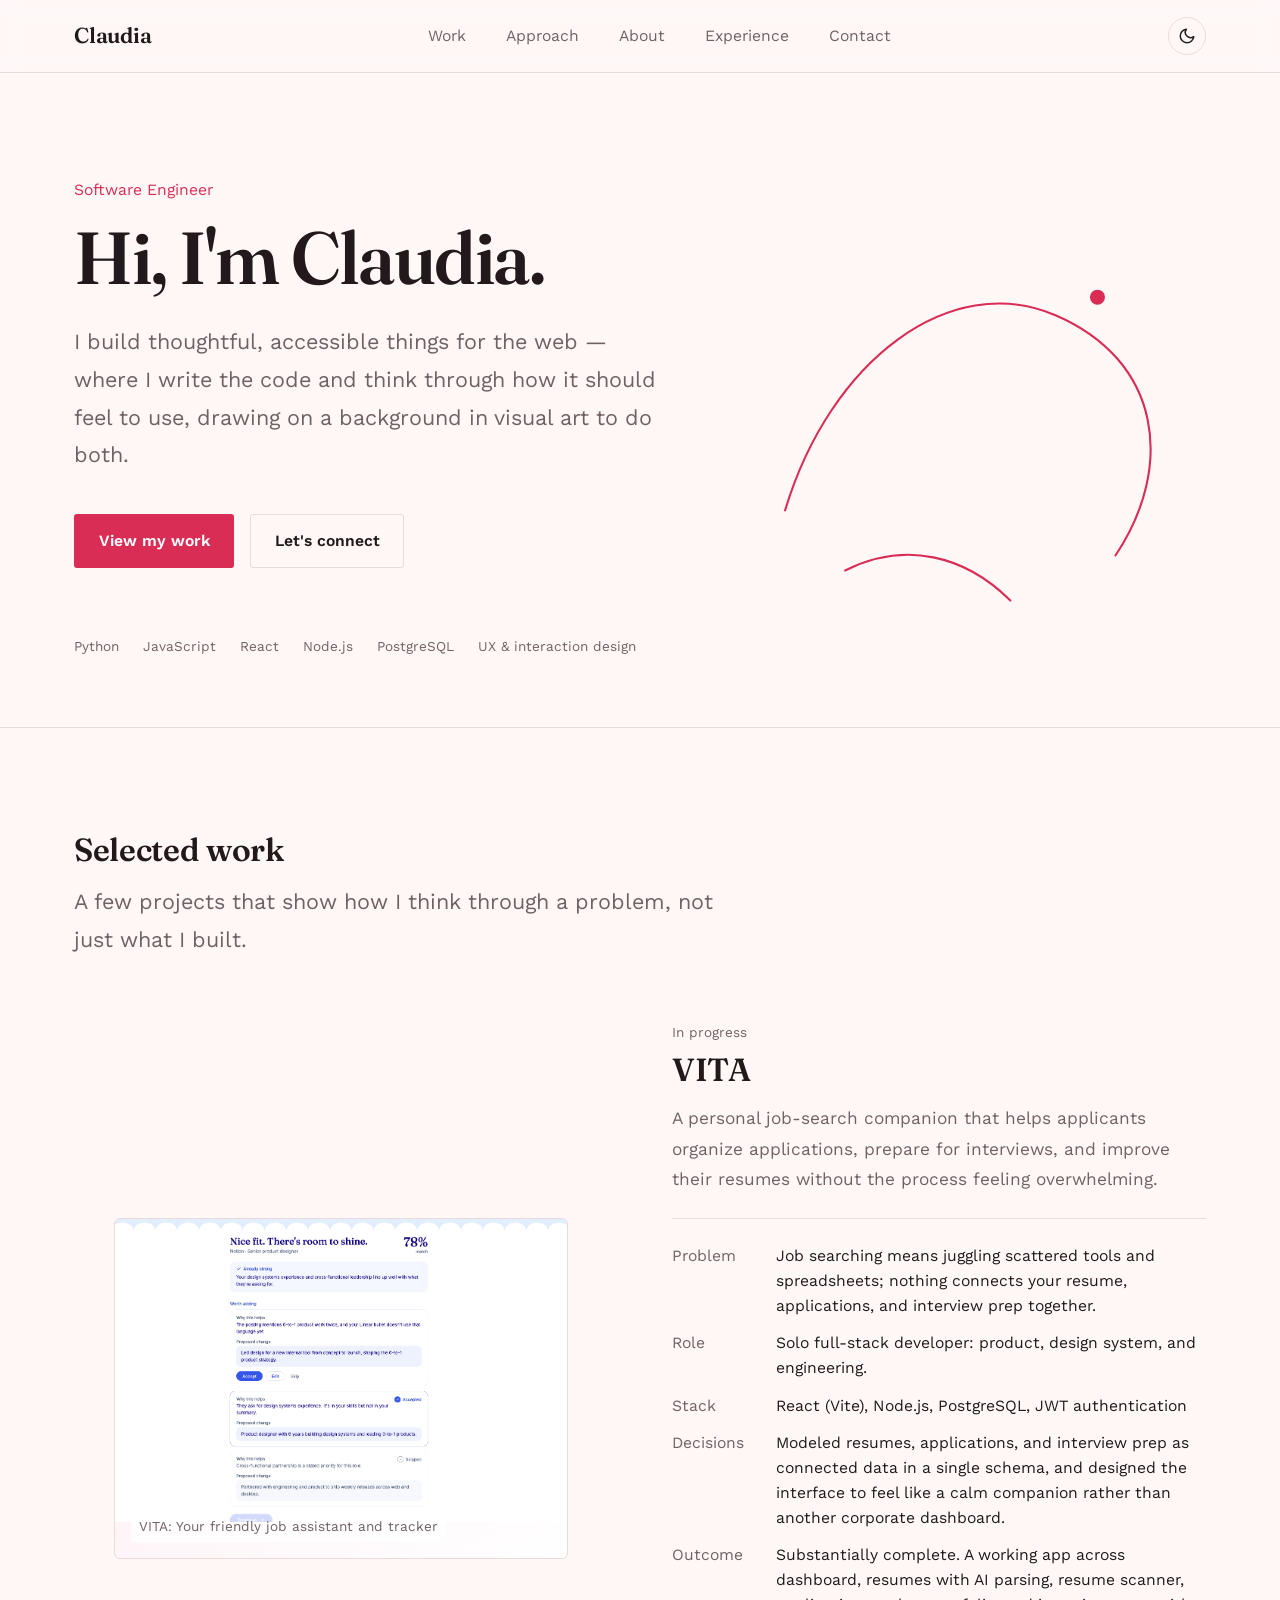
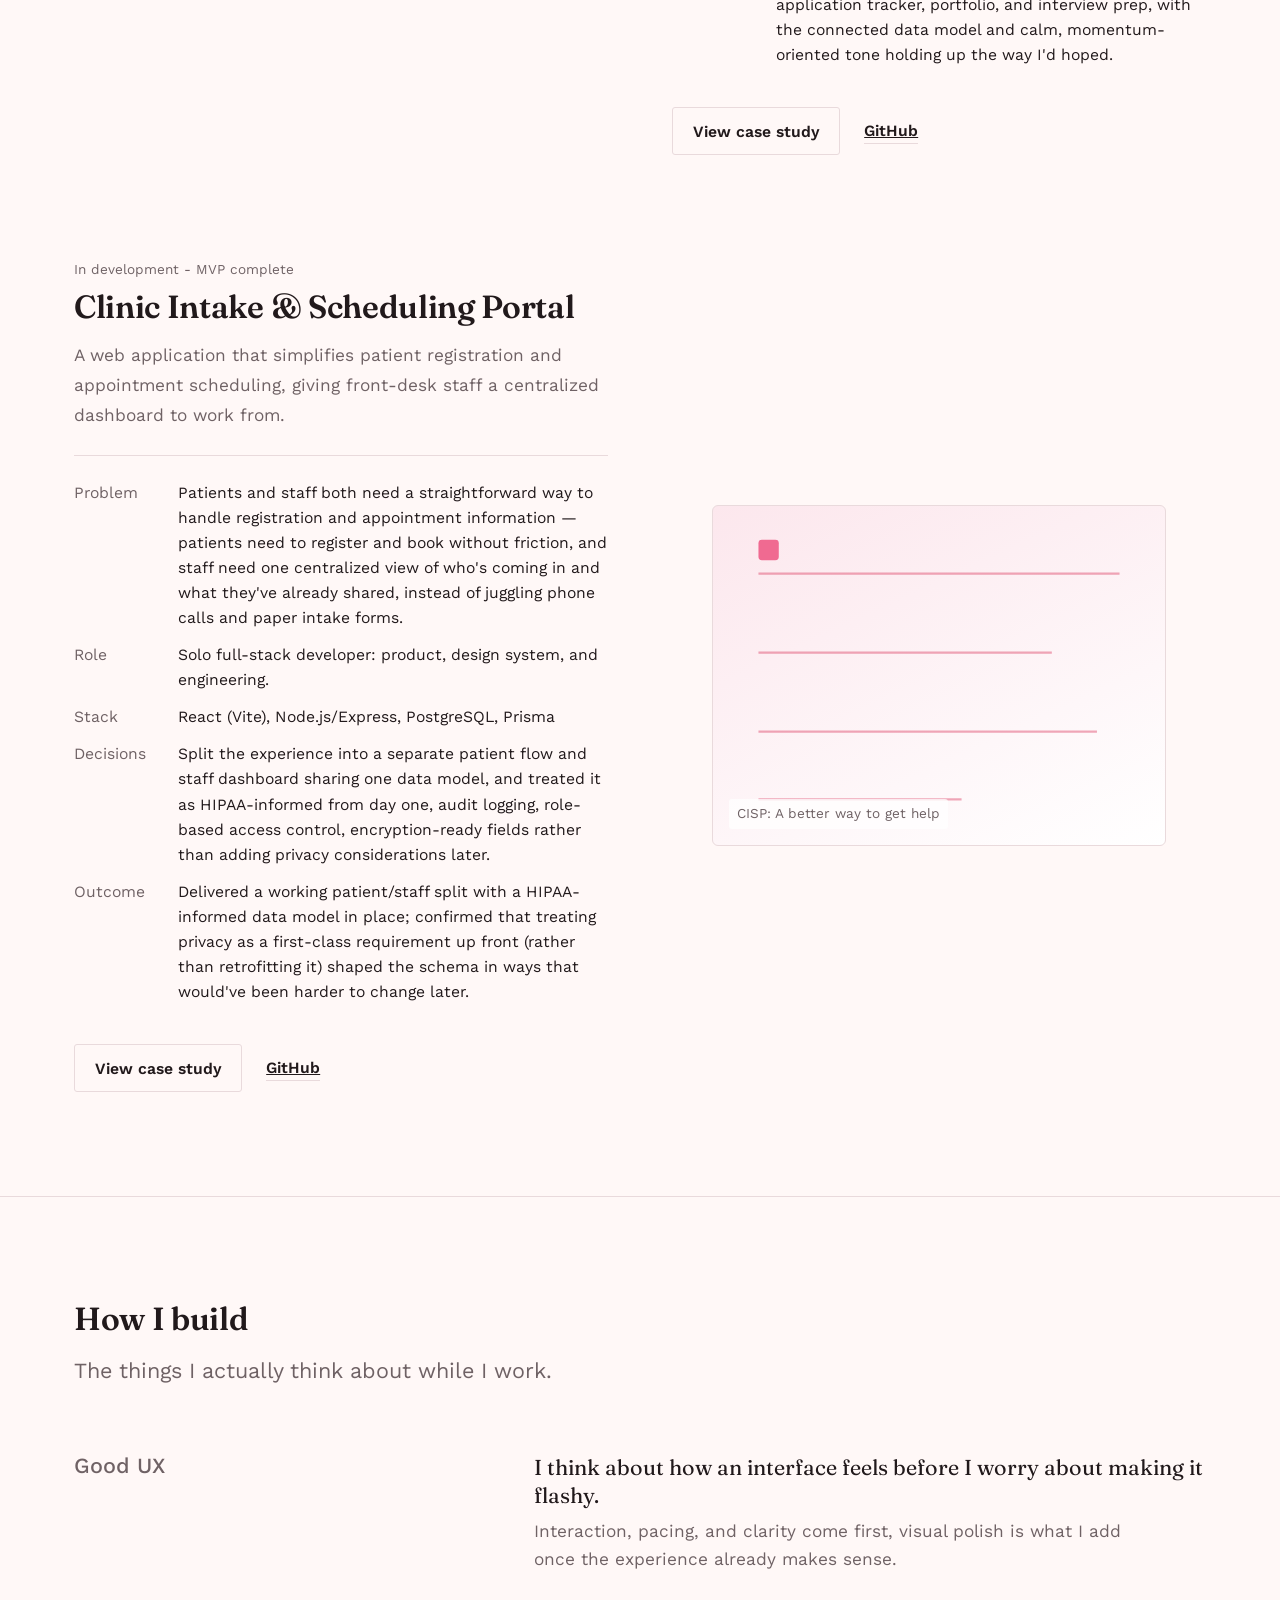
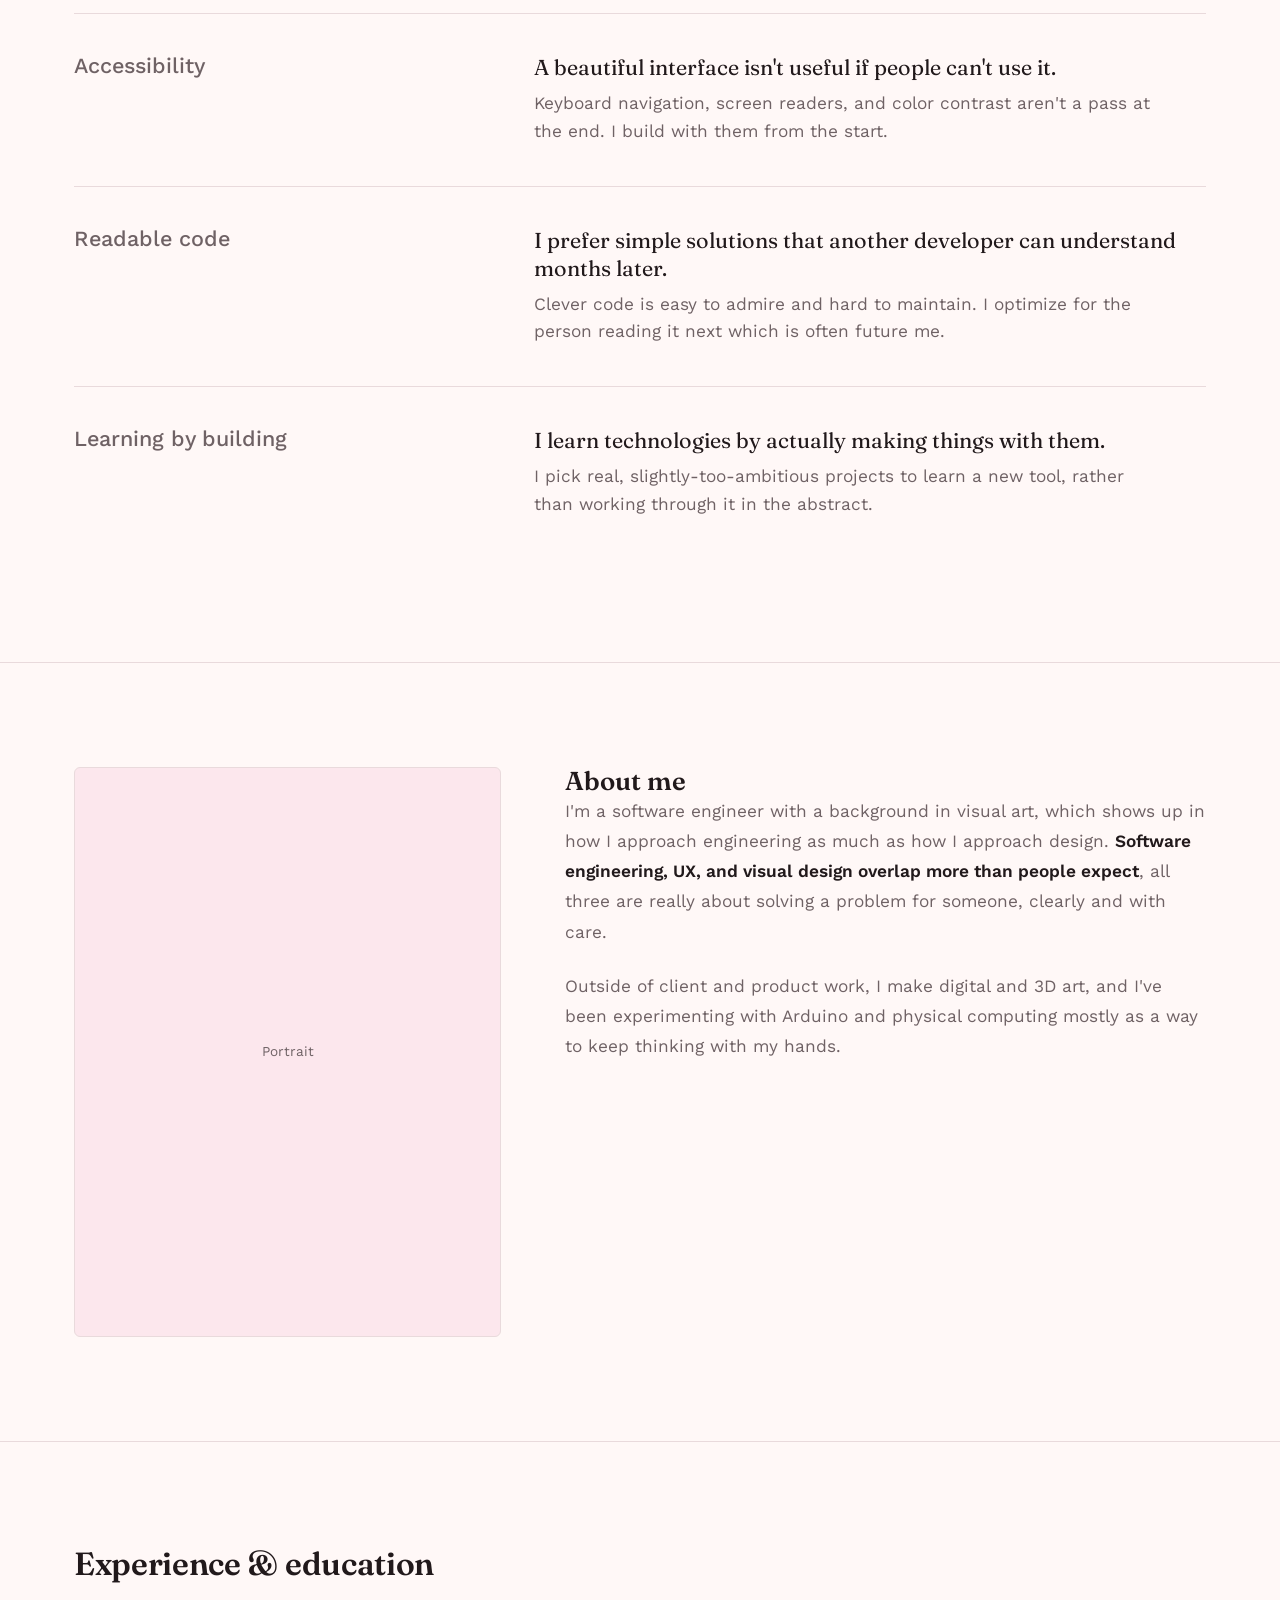
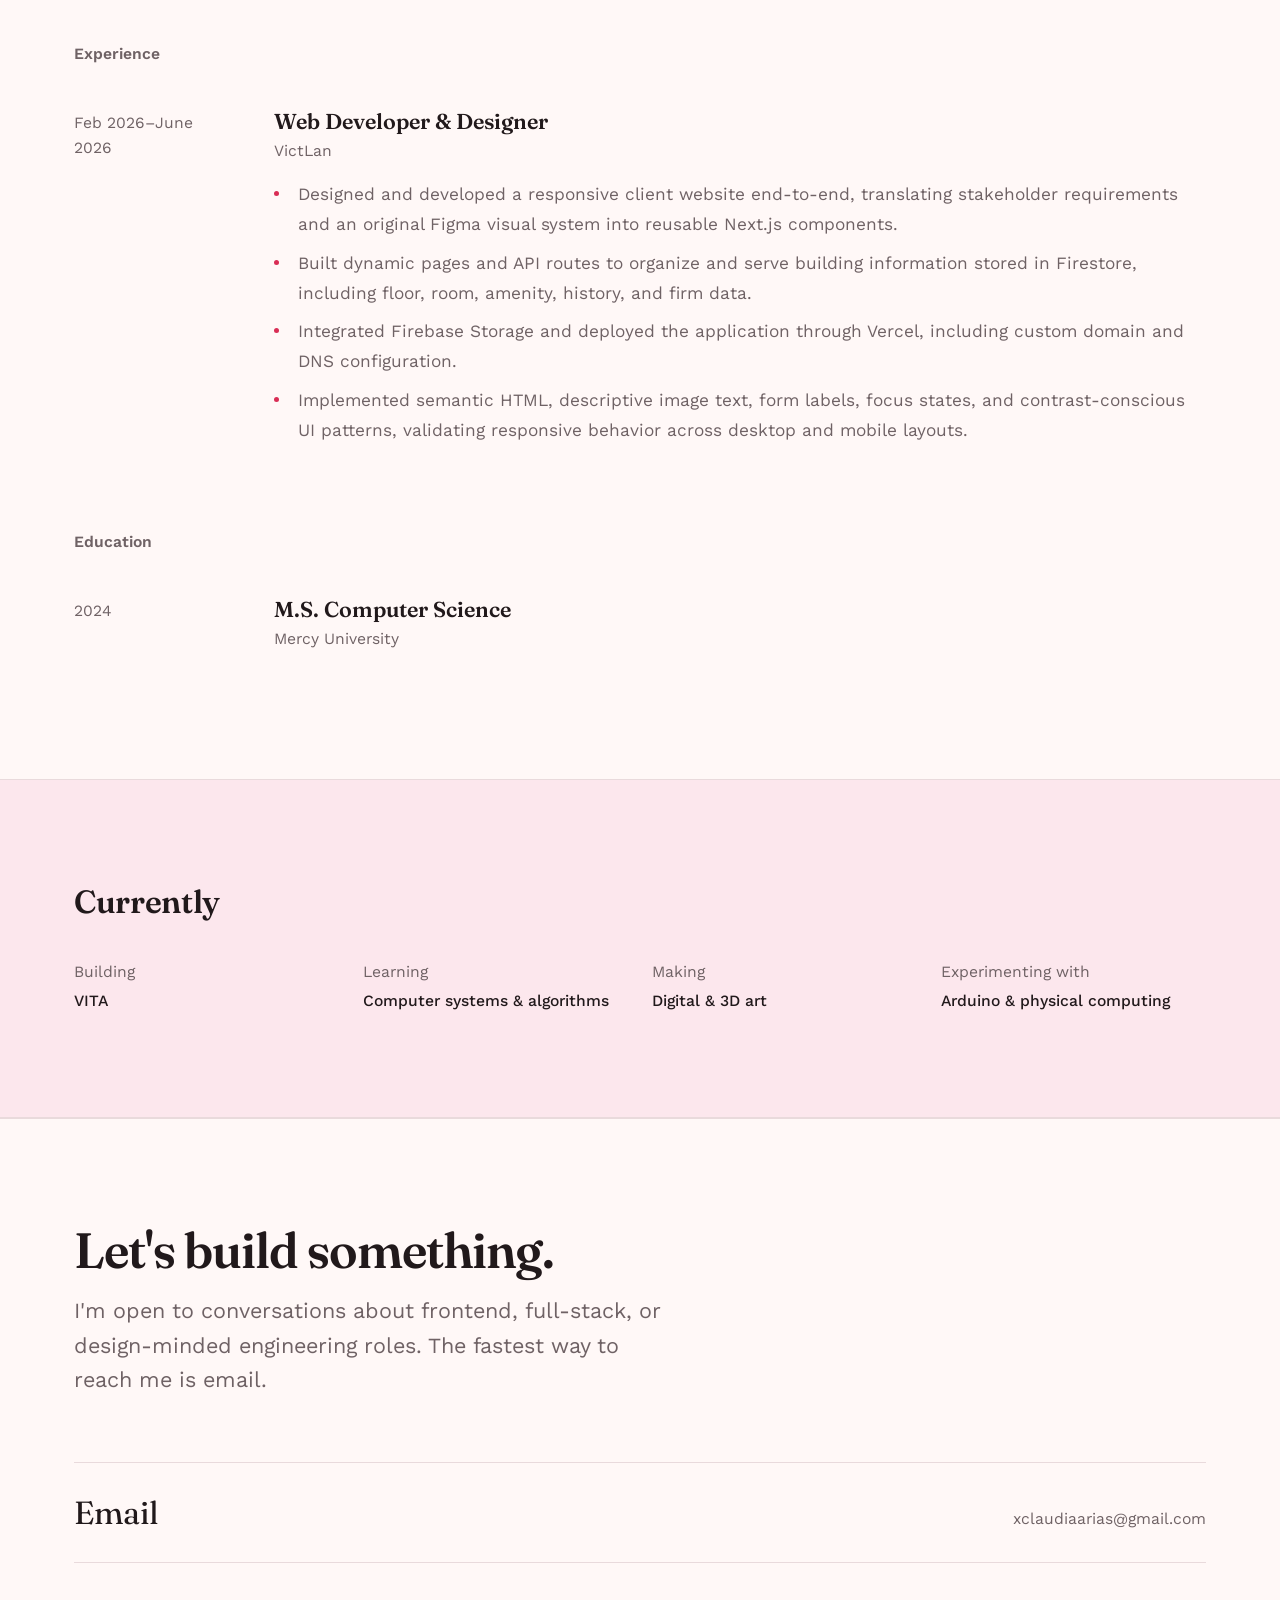
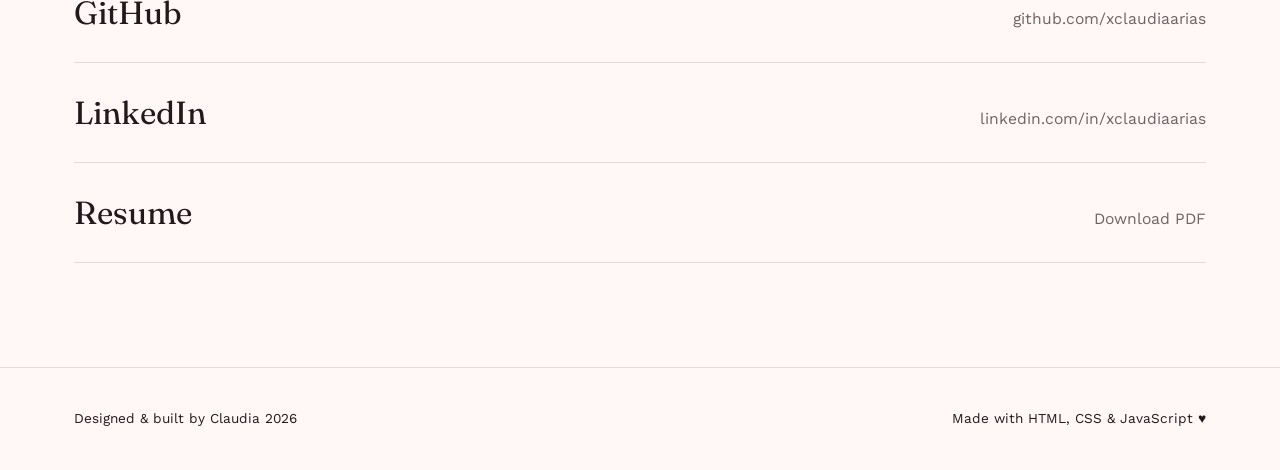
<file: index.html>
<!DOCTYPE html>
<html lang="en">
<head>
  <meta charset="UTF-8" />
  <meta name="viewport" content="width=device-width, initial-scale=1.0" />
  <title>Claudia Arias — Software Engineer</title>
  <meta name="description" content="Claudia is a software engineer who builds thoughtful, accessible web experiences, informed by a background in visual art." />

  <script>
    (function () {
      try {
        var stored = localStorage.getItem("portfolio-theme");
        var theme = stored || (window.matchMedia("(prefers-color-scheme: dark)").matches ? "dark" : "light");
        document.documentElement.setAttribute("data-theme", theme);
      } catch (e) {
        document.documentElement.setAttribute("data-theme", "light");
      }
    })();
  </script>

  <link rel="preconnect" href="https://fonts.googleapis.com" />
  <link rel="preconnect" href="https://fonts.gstatic.com" crossorigin />
  <link href="https://fonts.googleapis.com/css2?family=Fraunces:opsz,wght@9..144,500;9..144,600&family=Work+Sans:wght@400;500;600&display=swap" rel="stylesheet" />

  <link rel="stylesheet" href="css/variables.css" />
  <link rel="stylesheet" href="css/base.css" />
  <link rel="stylesheet" href="css/components.css" />
  <link rel="stylesheet" href="css/responsive.css" />
</head>
<body>
  <a class="skip-link" href="#main">Skip to content</a>

  <header class="site-header">
    <div class="container">
      <a class="wordmark" href="#top">Claudia</a>

      <nav aria-label="Primary">
        <ul class="nav-links" data-open="false">
          <li><a href="#work">Work</a></li>
          <li><a href="#approach">Approach</a></li>
          <li><a href="#about">About</a></li>
          <li><a href="#experience">Experience</a></li>
          <li><a href="#contact">Contact</a></li>
        </ul>
      </nav>

      <div class="header-actions">
        <button class="theme-toggle" type="button" aria-label="Switch to dark theme">
          <svg class="icon-moon" viewBox="0 0 24 24" fill="none" stroke="currentColor" stroke-width="2" aria-hidden="true">
            <path d="M21 12.79A9 9 0 1 1 11.21 3 7 7 0 0 0 21 12.79Z" stroke-linecap="round" stroke-linejoin="round"/>
          </svg>
          <svg class="icon-sun" viewBox="0 0 24 24" fill="none" stroke="currentColor" stroke-width="2" aria-hidden="true">
            <circle cx="12" cy="12" r="4"/>
            <path d="M12 2v2M12 20v2M4.93 4.93l1.41 1.41M17.66 17.66l1.41 1.41M2 12h2M20 12h2M4.93 19.07l1.41-1.41M17.66 6.34l1.41-1.41" stroke-linecap="round"/>
          </svg>
        </button>

        <button class="nav-toggle" type="button" aria-label="Open menu" aria-expanded="false">
          <svg class="icon-menu" viewBox="0 0 24 24" fill="none" stroke="currentColor" stroke-width="2" aria-hidden="true">
            <path d="M3 6h18M3 12h18M3 18h18" stroke-linecap="round"/>
          </svg>
          <svg class="icon-close" viewBox="0 0 24 24" fill="none" stroke="currentColor" stroke-width="2" aria-hidden="true">
            <path d="M6 6l12 12M18 6L6 18" stroke-linecap="round"/>
          </svg>
        </button>
      </div>
    </div>
  </header>

  <main id="main">
    <!-- hero -->
    <section class="hero" id="top" aria-label="Introduction">
      <div class="container">
        <div class="hero-copy">
          <span class="hero-eyebrow">Software Engineer</span>
          <h1>Hi, I'm Claudia.</h1>
          <p class="hero-lede">
            I build thoughtful, accessible things for the web — where I write
            the code and think through how it should feel to use, drawing on
            a background in visual art to do both.
          </p>

          <div class="hero-ctas">
            <a class="btn btn-primary" href="#work">View my work</a>
            <a class="btn btn-secondary" href="#contact">Let's connect</a>
          </div>

          <div class="hero-disciplines" aria-label="Areas I work across">
            <span>Python</span>
            <span>JavaScript</span>
            <span>React</span>
            <span>Node.js</span>
            <span>PostgreSQL</span>
            <span>UX &amp; interaction design</span>
          </div>
        </div>

        <svg class="hero-art" viewBox="0 0 320 320" aria-hidden="true">
          <path d="M40 220 C 70 120, 150 60, 220 90 S 300 190, 260 250" />
          <path d="M80 260 C 120 240, 160 250, 190 280" />
          <circle cx="248" cy="78" r="5" fill="currentColor" stroke="none" />
        </svg>
      </div>
    </section>

    <!-- selected work  -->
    <section class="section" id="work" aria-labelledby="work-heading">
      <div class="container">
        <div class="section-head reveal">
          <h2 id="work-heading">Selected work</h2>
          <p>A few projects that show how I think through a problem, not just what I built.</p>
        </div>

        <div class="work-list">
          <!-- Project 1: VITA -->
          <article class="work-item reveal">
            <figure class="work-visual">
              <img src="./assets/images/vita-sc1.png" alt="vita scanner view">
              <figcaption>VITA: Your friendly job assistant and tracker</figcaption>
            </figure>

            <div class="work-content">
              <span class="work-kicker">In progress</span>
              <h3>VITA</h3>
              <p class="work-desc">
                A personal job-search companion that helps applicants organize
                applications, prepare for interviews, and improve their
                resumes without the process feeling overwhelming.
              </p>

              <dl class="work-specs">
                <div>
                  <dt>Problem</dt>
                  <dd>Job searching means juggling scattered tools and spreadsheets; nothing connects your resume, applications, and interview prep together.</dd>
                </div>
                <div>
                  <dt>Role</dt>
                  <dd>Solo full-stack developer: product, design system, and engineering.</dd>
                </div>
                <div>
                  <dt>Stack</dt>
                  <dd>React (Vite), Node.js, PostgreSQL, JWT authentication</dd>
                </div>
                <div>
                  <dt>Decisions</dt>
                  <dd>Modeled resumes, applications, and interview prep as connected data in a single schema, and designed the interface to feel like a calm companion rather than another corporate dashboard.</dd>
                </div>
                <div>
                  <dt>Outcome</dt>
                  <dd>Substantially complete. A working app across dashboard, resumes with AI parsing, resume scanner, application tracker, portfolio, and interview prep, with the connected data model and calm, momentum-oriented tone holding up the way I'd hoped.</dd>
                </div>
              </dl>

              <div class="work-actions">
                <a class="btn btn-secondary" href="projects/vita.html">View case study</a>
                <a class="btn-text" href="https://github.com/xclaudiaarias/vita">GitHub</a>
                <span class="sr-only">Live demo not yet available</span>
              </div>
            </div>
          </article>

          <!-- Project 2: Clinic Intake & Scheduling Portal -->
          <article class="work-item reveal">
            <figure class="work-visual">
              <svg viewBox="0 0 400 300" role="img" aria-label="Abstract preview graphic for the Clinic Intake and Scheduling Portal">
                <path d="M40 60 H 360 M40 130 H 300 M40 200 H 340 M40 260 H 220" stroke="currentColor" stroke-width="2" opacity="0.4" style="color: var(--color-accent)" />
                <rect x="40" y="30" width="18" height="18" rx="3" fill="var(--color-accent-pink)" />
              </svg>
              <figcaption>CISP: A better way to get help</figcaption>
            </figure>

            <div class="work-content">
              <span class="work-kicker">In development - MVP complete</span>
              <h3>Clinic Intake &amp; Scheduling Portal</h3>
              <p class="work-desc">
                A web application that simplifies patient registration and
                appointment scheduling, giving front-desk staff a centralized
                dashboard to work from.
              </p>

              <dl class="work-specs">
                <div>
                  <dt>Problem</dt>
                  <dd>Patients and staff both need a straightforward way to handle registration and appointment information — patients need to register and book without friction, and staff need one centralized view of who's coming in and what they've already shared, instead of juggling phone calls and paper intake forms.</dd>
                </div>
                <div>
                  <dt>Role</dt>
                  <dd>Solo full-stack developer: product, design system, and engineering.</dd>
                </div>
                <div>
                  <dt>Stack</dt>
                  <dd>React (Vite), Node.js/Express, PostgreSQL, Prisma</dd>
                </div>
                <div>
                  <dt>Decisions</dt>
                  <dd>Split the experience into a separate patient flow and staff dashboard sharing one data model, and treated it as HIPAA-informed from day one, audit logging, role-based access control, encryption-ready fields rather than adding privacy considerations later.</dd>
                </div>
                <div>
                  <dt>Outcome</dt>
                  <dd>Delivered a working patient/staff split with a HIPAA-informed data model in place; confirmed that treating privacy as a first-class requirement up front (rather than retrofitting it) shaped the schema in ways that would've been harder to change later.</dd>
                </div>
              </dl>

              <div class="work-actions">
                <a class="btn btn-secondary" href="projects/cisp.html">View case study</a>
                <a class="btn-text" href="https://github.com/xclaudiaarias/intake">GitHub</a>
              </div>
            </div>
          </article>
        </div>
      </div>
    </section>

    <!-- how i build  -->
    <section class="section" id="approach" aria-labelledby="approach-heading">
      <div class="container">
        <div class="section-head reveal">
          <h2 id="approach-heading">How I build</h2>
          <p>The things I actually think about while I work.</p>
        </div>

        <div class="principles reveal">
          <div class="principle">
            <h3>Good UX</h3>
            <div>
              <blockquote>I think about how an interface feels before I worry about making it flashy.</blockquote>
              <p class="principle-note">Interaction, pacing, and clarity come first,  visual polish is what I add once the experience already makes sense.</p>
            </div>
          </div>

          <div class="principle">
            <h3>Accessibility</h3>
            <div>
              <blockquote>A beautiful interface isn't useful if people can't use it.</blockquote>
              <p class="principle-note">Keyboard navigation, screen readers, and color contrast aren't a pass at the end. I build with them from the start.</p>
            </div>
          </div>

          <div class="principle">
            <h3>Readable code</h3>
            <div>
              <blockquote>I prefer simple solutions that another developer can understand months later.</blockquote>
              <p class="principle-note">Clever code is easy to admire and hard to maintain. I optimize for the person reading it next which is often future me.</p>
            </div>
          </div>

          <div class="principle">
            <h3>Learning by building</h3>
            <div>
              <blockquote>I learn technologies by actually making things with them.</blockquote>
              <p class="principle-note">I pick real, slightly-too-ambitious projects to learn a new tool, rather than working through it in the abstract.</p>
            </div>
          </div>
        </div>
      </div>
    </section>

    <!-- about -->
    <section class="section about" id="about" aria-labelledby="about-heading">
      <div class="container">
        <div class="about-portrait reveal" role="img" aria-label="Portrait placeholder">
          Portrait
        </div>

        <div class="about-body reveal">
          <h2 id="about-heading">About me</h2>
          <p>
            I'm a software engineer with a background in visual art, which
            shows up in how I approach engineering as much as how I approach
            design. <strong>Software engineering, UX, and visual design overlap
            more than people expect</strong>, all three are really about solving
            a problem for someone, clearly and with care.
          </p>
          <p>
            Outside of client and product work, I make digital and 3D art,
            and I've been experimenting with Arduino and physical computing
            mostly as a way to keep thinking with my hands.
          </p>
        </div>
      </div>
    </section>

    <!-- experience and ed  -->
    <section class="section" id="experience" aria-labelledby="experience-heading">
      <div class="container">
        <div class="section-head reveal">
          <h2 id="experience-heading">Experience &amp; education</h2>
        </div>

        <div class="reveal">
          <div class="timeline-group">
            <h3>Experience</h3>

            <div class="timeline-entry">
              <div class="timeline-date">Feb 2026–June 2026</div>
              <div class="timeline-role">
                <h4>Web Developer & Designer</h4>
                <p class="timeline-org">VictLan</p>
                <ul>
                  <li>Designed and developed a responsive client website end-to-end, translating stakeholder requirements and an original Figma visual
system into reusable Next.js components.</li>
                  <li>Built dynamic pages and API routes to organize and serve building information stored in Firestore, including floor, room, amenity,
history, and firm data.</li>
                  <li>
                    Integrated Firebase Storage and deployed the application through Vercel, including custom domain and DNS configuration.
                  </li>
                  <li>
                    Implemented semantic HTML, descriptive image text, form labels, focus states, and contrast-conscious UI patterns, validating
responsive behavior across desktop and mobile layouts.
                  </li>
                </ul>
              </div>
            </div>
          </div>

          <div class="timeline-group">
            <h3>Education</h3>

            <div class="timeline-entry">
              <div class="timeline-date">2024</div>
              <div class="timeline-role">
                <h4>M.S. Computer Science</h4>
                <p class="timeline-org">Mercy University</p>
              </div>
            </div>
          </div>
        </div>
      </div>
    </section>

    <!-- status  -->
    <section class="currently" aria-labelledby="currently-heading">
      <div class="container section" style="border-top: none;">
        <div class="section-head reveal">
          <h2 id="currently-heading">Currently</h2>
        </div>

        <div class="currently-grid reveal">
          <div class="currently-item">
            <span class="label">Building</span>
            <span class="value">VITA</span>
          </div>
          <div class="currently-item">
            <span class="label">Learning</span>
            <span class="value">Computer systems &amp; algorithms</span>
          </div>
          <div class="currently-item">
            <span class="label">Making</span>
            <span class="value">Digital &amp; 3D art</span>
          </div>
          <div class="currently-item">
            <span class="label">Experimenting with</span>
            <span class="value">Arduino &amp; physical computing</span>
          </div>
        </div>
      </div>
    </section>

    <!-- contact  -->
    <section class="section contact" id="contact" aria-labelledby="contact-heading">
      <div class="container">
        <h2 id="contact-heading">Let's build something.</h2>
        <p class="contact-lede">
          I'm open to conversations about frontend, full-stack, or
          design-minded engineering roles. The fastest way to reach me is
          email.
        </p>

        <ul class="contact-links reveal">
          <li>
            <a href="mailto:xclaudiaarias@gmail.com">
              Email
              <span class="contact-detail">xclaudiaarias@gmail.com</span>
            </a>
          </li>
          <li>
            <a href="https://github.com/xclaudiaarias" target="_blank" rel="noopener noreferrer">
              GitHub
              <span class="contact-detail">github.com/xclaudiaarias</span>
            </a>
          </li>
          <li>
            <a href="https://www.linkedin.com/in/xclaudiaarias" target="_blank" rel="noopener noreferrer">
              LinkedIn
              <span class="contact-detail">linkedin.com/in/xclaudiaarias</span>
            </a>
          </li>
          <li>
            <a href="assets/ClaudiaAriasRESUME.pdf" target="_blank" rel="noopener noreferrer">
              Resume
              <span class="contact-detail">Download PDF</span>
            </a>
          </li>
        </ul>
      </div>
    </section>
  </main>

  <footer class="site-footer">
    <div class="container">
      <p>Designed &amp; built by Claudia <span data-current-year>2026</span></p>
      <p>Made with HTML, CSS &amp; JavaScript ♥</p>
    </div>
  </footer>

  <script src="js/theme.js"></script>
  <script src="js/navigation.js"></script>
  <script src="js/main.js"></script>
</body>
</html>
</file>
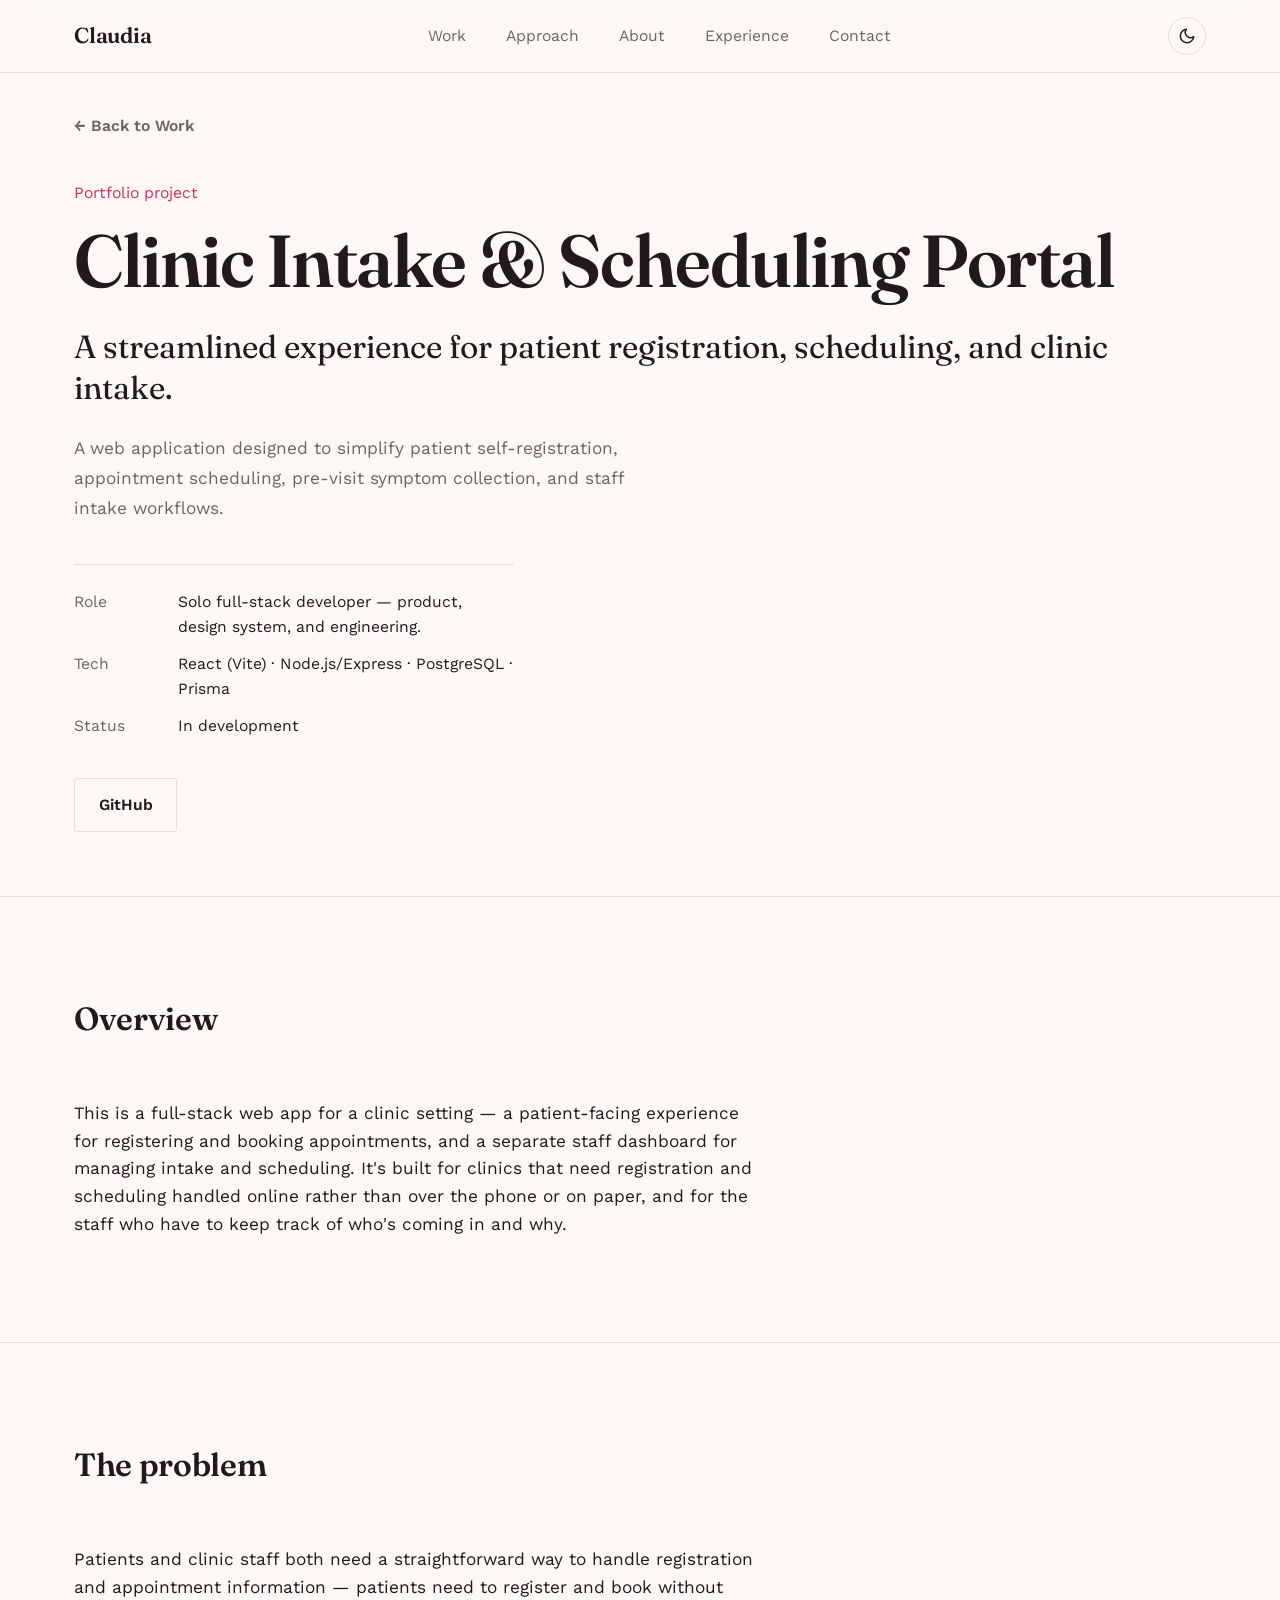
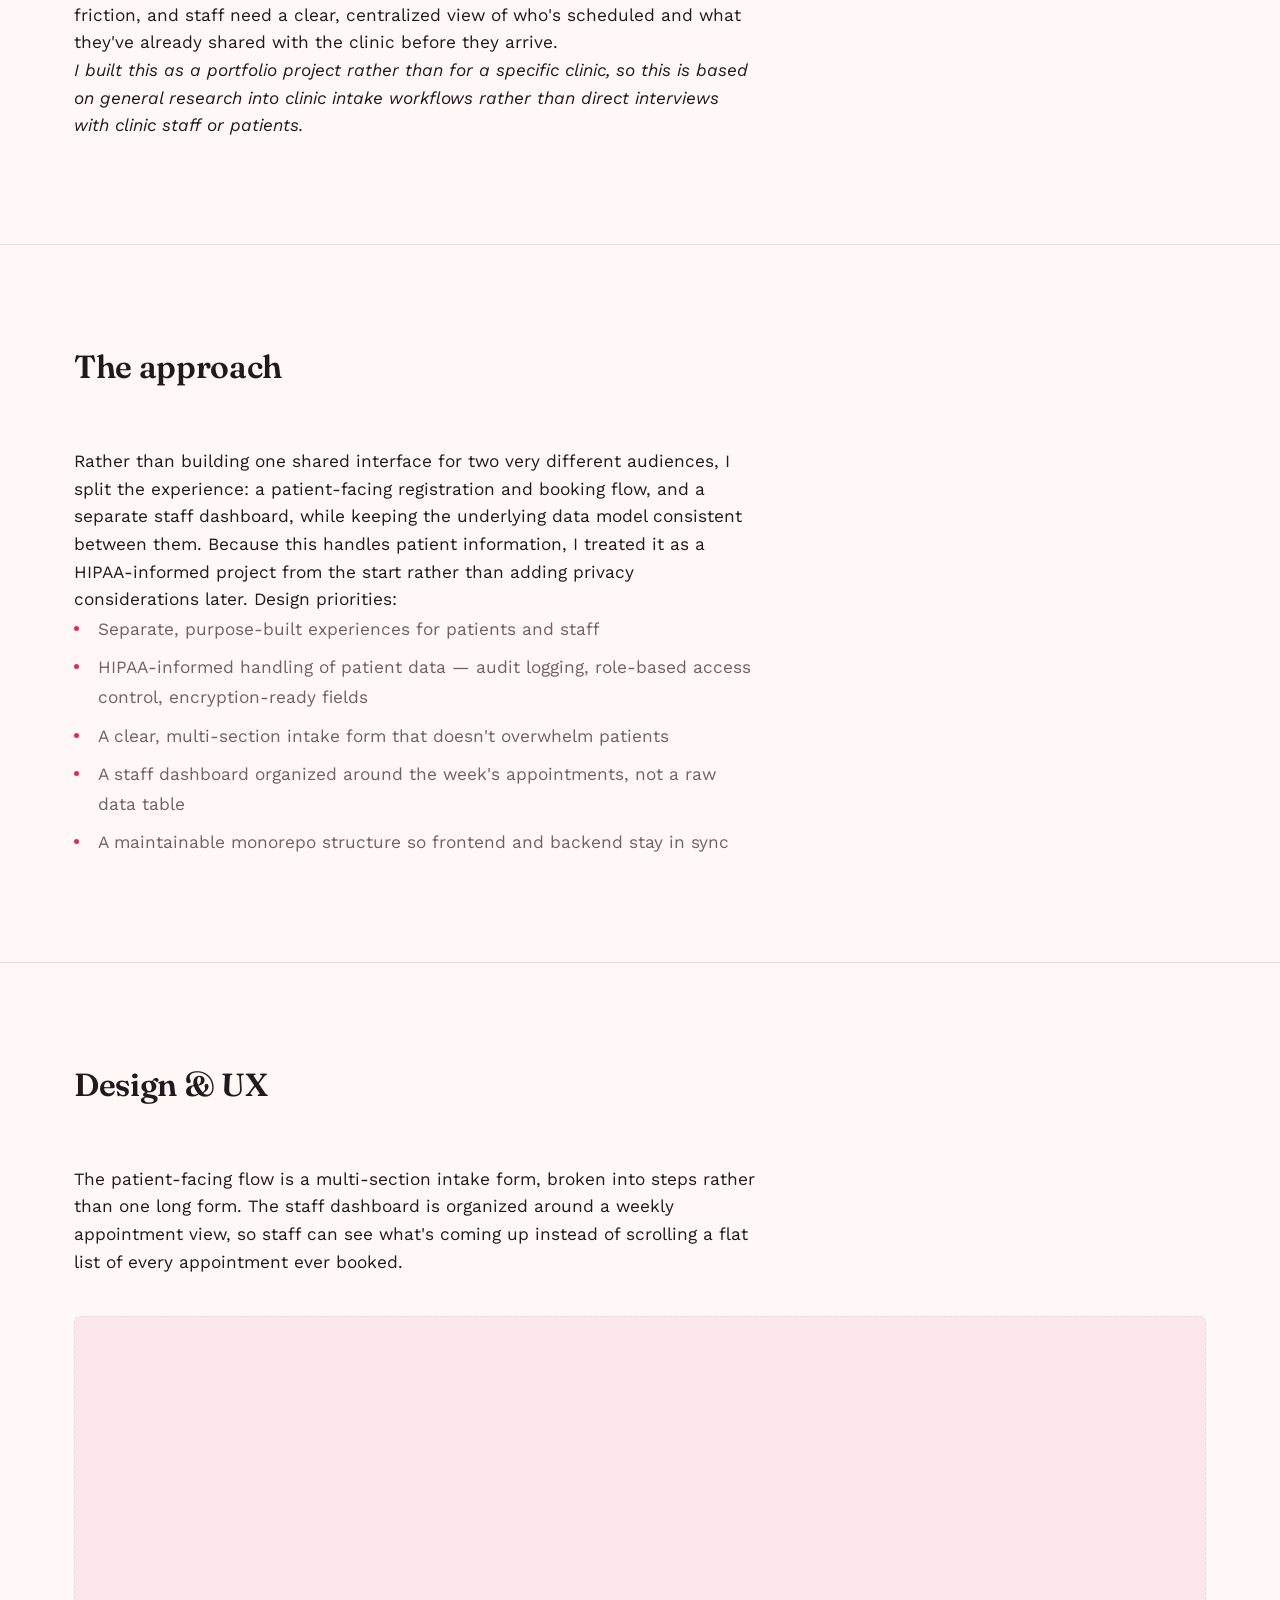
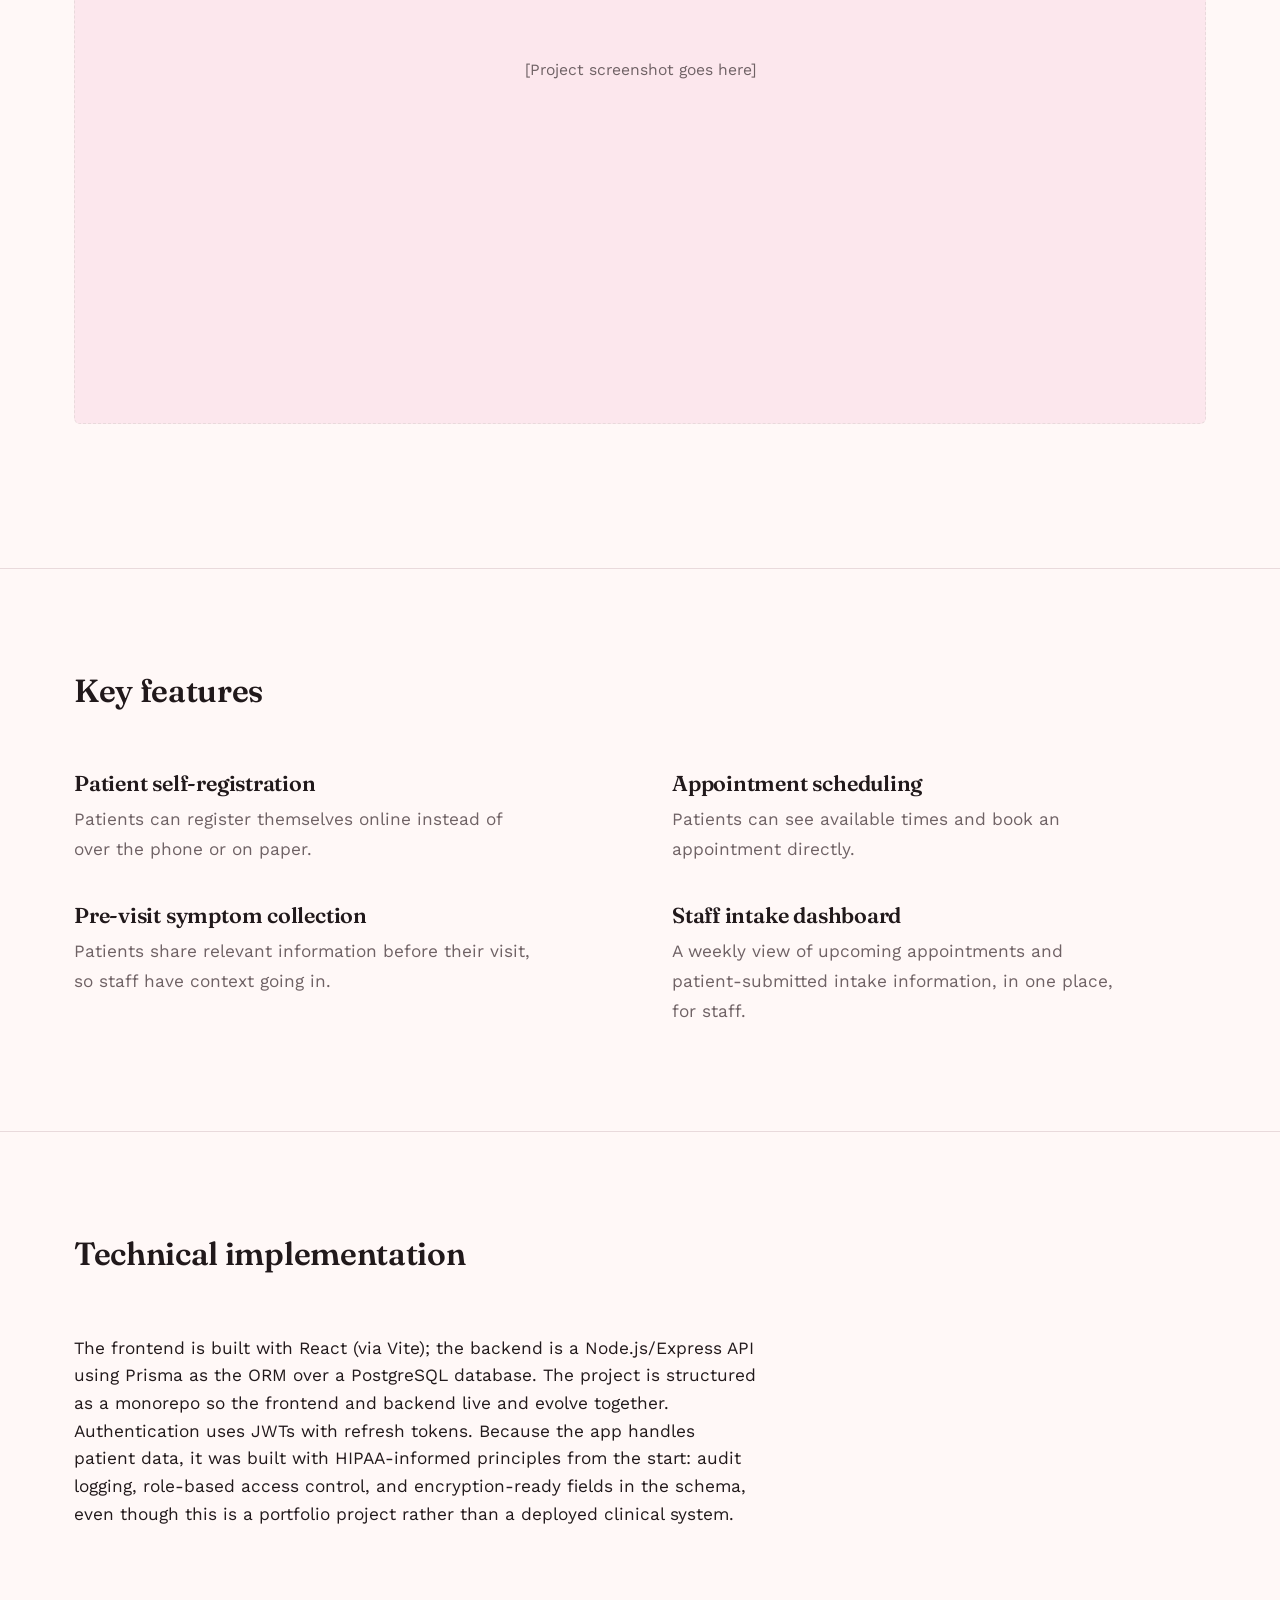
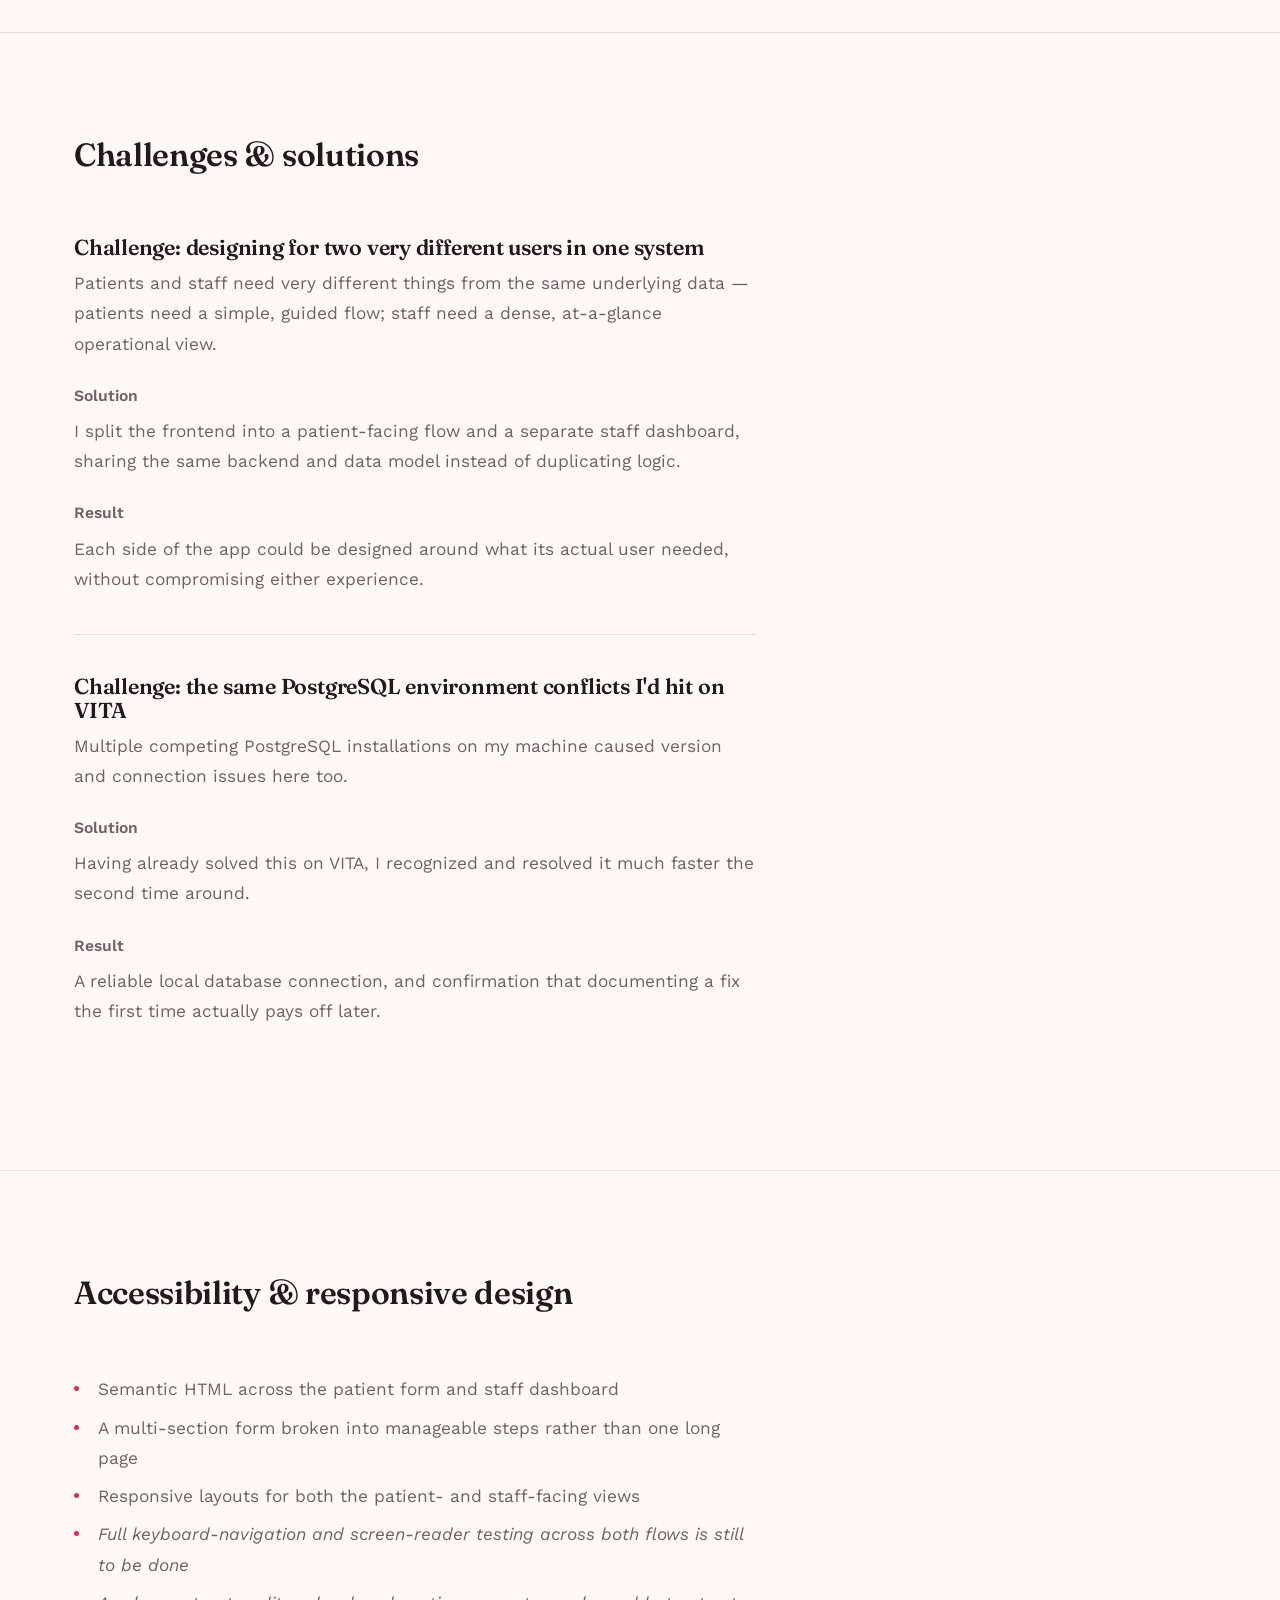
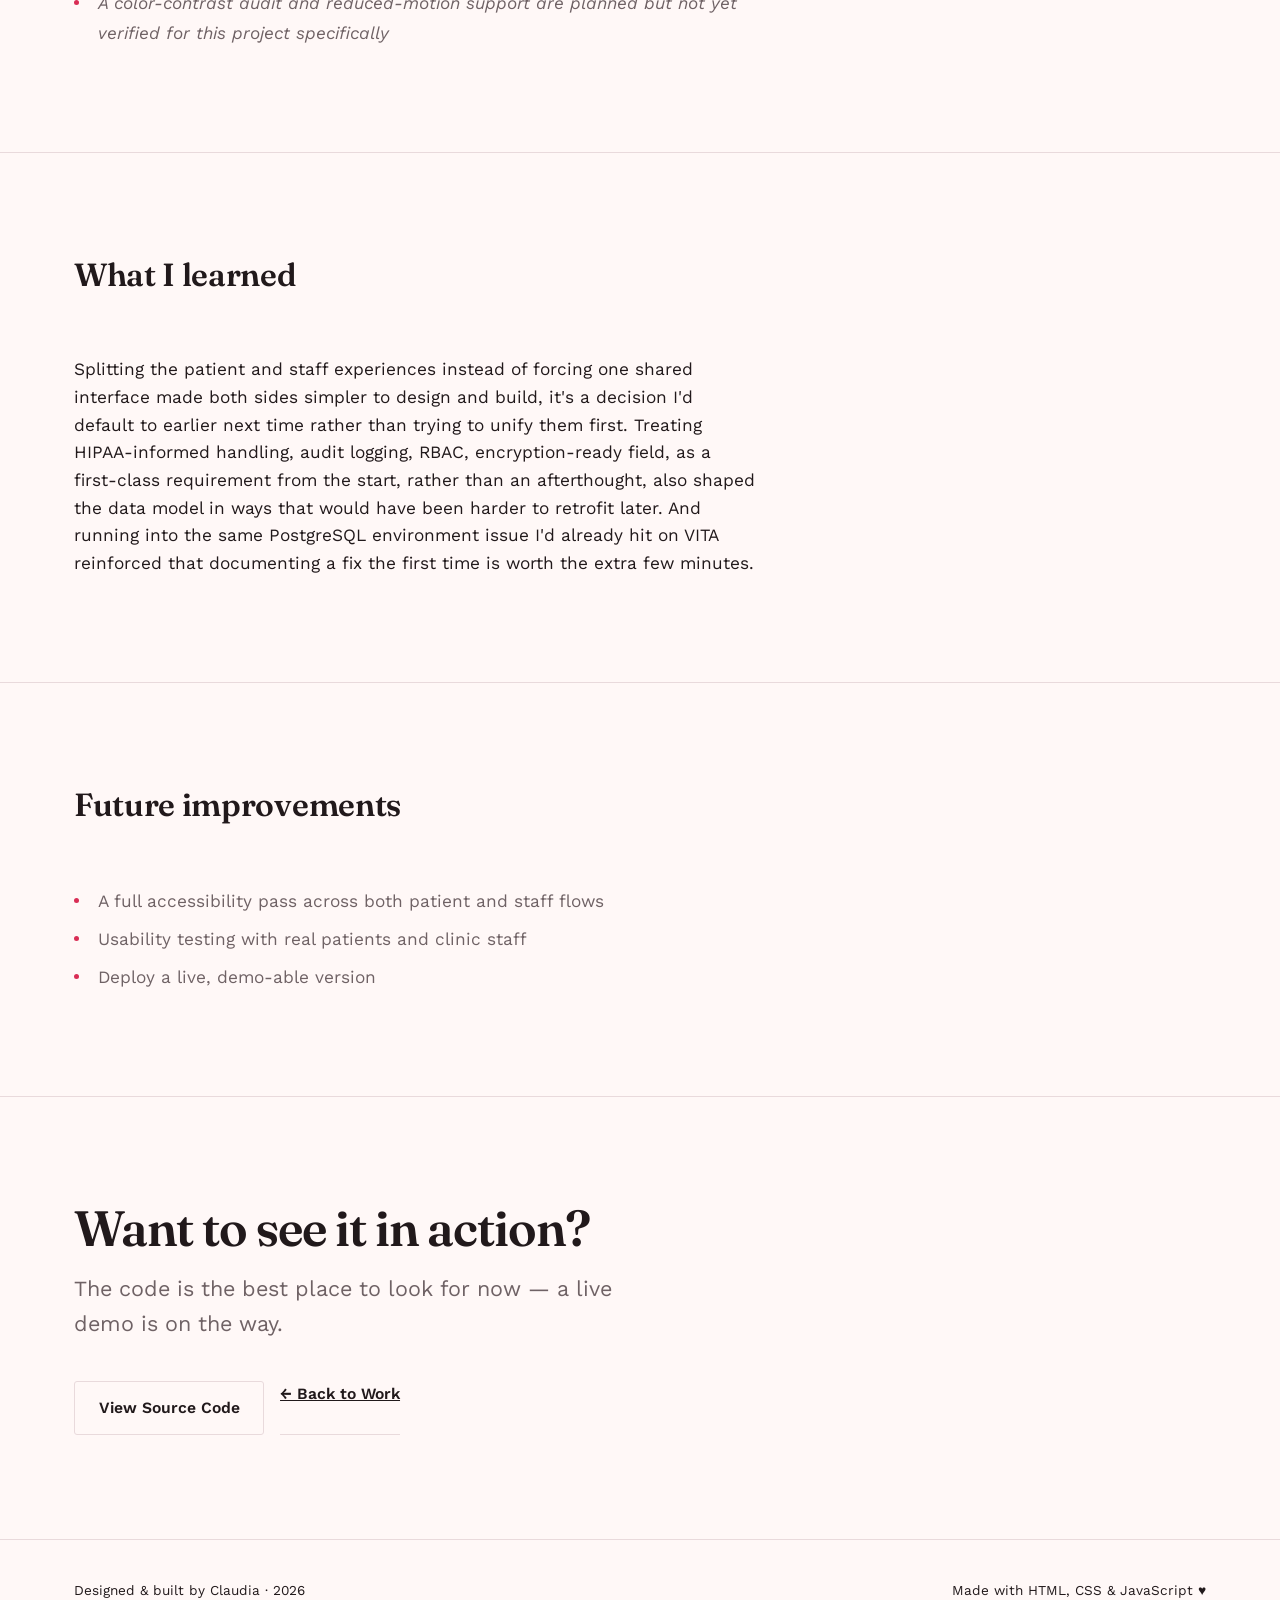
<file: projects/cisp.html>
<!DOCTYPE html>
<html lang="en">
<head>
  <meta charset="UTF-8" />
  <meta name="viewport" content="width=device-width, initial-scale=1.0" />
  <title>Clinic Intake &amp; Scheduling Portal — Case Study — Claudia</title>
  <meta name="description" content="Case study: a clinic intake and scheduling portal separating a patient registration flow from a staff intake dashboard, built with HIPAA-informed principles." />

  <script>
    (function () {
      try {
        var stored = localStorage.getItem("portfolio-theme");
        var theme = stored || (window.matchMedia("(prefers-color-scheme: dark)").matches ? "dark" : "light");
        document.documentElement.setAttribute("data-theme", theme);
      } catch (e) {
        document.documentElement.setAttribute("data-theme", "light");
      }
    })();
  </script>

  <link rel="preconnect" href="https://fonts.googleapis.com" />
  <link rel="preconnect" href="https://fonts.gstatic.com" crossorigin />
  <link href="https://fonts.googleapis.com/css2?family=Fraunces:opsz,wght@9..144,500;9..144,600&family=Work+Sans:wght@400;500;600&display=swap" rel="stylesheet" />

  <link rel="stylesheet" href="../css/variables.css" />
  <link rel="stylesheet" href="../css/base.css" />
  <link rel="stylesheet" href="../css/components.css" />
  <link rel="stylesheet" href="../css/responsive.css" />
  <link rel="stylesheet" href="../css/case-study.css" />
</head>
<body>
  <a class="skip-link" href="#main">Skip to content</a>

  <header class="site-header">
    <div class="container">
      <a class="wordmark" href="../index.html">Claudia</a>

      <nav aria-label="Primary">
        <ul class="nav-links" data-open="false">
          <li><a href="../index.html#work">Work</a></li>
          <li><a href="../index.html#approach">Approach</a></li>
          <li><a href="../index.html#about">About</a></li>
          <li><a href="../index.html#experience">Experience</a></li>
          <li><a href="../index.html#contact">Contact</a></li>
        </ul>
      </nav>

      <div class="header-actions">
        <button class="theme-toggle" type="button" aria-label="Switch to dark theme">
          <svg class="icon-moon" viewBox="0 0 24 24" fill="none" stroke="currentColor" stroke-width="2" aria-hidden="true">
            <path d="M21 12.79A9 9 0 1 1 11.21 3 7 7 0 0 0 21 12.79Z" stroke-linecap="round" stroke-linejoin="round"/>
          </svg>
          <svg class="icon-sun" viewBox="0 0 24 24" fill="none" stroke="currentColor" stroke-width="2" aria-hidden="true">
            <circle cx="12" cy="12" r="4"/>
            <path d="M12 2v2M12 20v2M4.93 4.93l1.41 1.41M17.66 17.66l1.41 1.41M2 12h2M20 12h2M4.93 19.07l1.41-1.41M17.66 6.34l1.41-1.41" stroke-linecap="round"/>
          </svg>
        </button>

        <button class="nav-toggle" type="button" aria-label="Open menu" aria-expanded="false">
          <svg class="icon-menu" viewBox="0 0 24 24" fill="none" stroke="currentColor" stroke-width="2" aria-hidden="true">
            <path d="M3 6h18M3 12h18M3 18h18" stroke-linecap="round"/>
          </svg>
          <svg class="icon-close" viewBox="0 0 24 24" fill="none" stroke="currentColor" stroke-width="2" aria-hidden="true">
            <path d="M6 6l12 12M18 6L6 18" stroke-linecap="round"/>
          </svg>
        </button>
      </div>
    </div>
  </header>

  <main id="main">
    <div class="container">
      <a class="back-link" href="../index.html#work">&larr; Back to Work</a>
    </div>

    <!--PROJECT HERO -->
    <section class="case-hero" aria-label="Project introduction">
      <div class="container">
        <span class="work-kicker">Portfolio project</span>
        <h1>Clinic Intake &amp; Scheduling Portal</h1>
        <p class="case-tagline">A streamlined experience for patient registration, scheduling, and clinic intake.</p>
        <p class="case-description">
          A web application designed to simplify patient self-registration,
          appointment scheduling, pre-visit symptom collection, and staff
          intake workflows.
        </p>

        <dl class="work-specs">
          <div>
            <dt>Role</dt>
            <dd>Solo full-stack developer — product, design system, and engineering.</dd>
          </div>
          <div>
            <dt>Tech</dt>
            <dd>React (Vite) · Node.js/Express · PostgreSQL · Prisma</dd>
          </div>
          <div>
            <dt>Status</dt>
            <dd>In development</dd>
          </div>
        </dl>

        <div class="hero-ctas">
          <a class="btn btn-secondary" href="#">GitHub</a>
        </div>
        <!-- Add a "Live Demo" button here once one exists -->
      </div>
    </section>

    <!-- OVERVIEW -->
    <section class="section" aria-labelledby="overview-heading">
      <div class="container">
        <div class="section-head reveal">
          <h2 id="overview-heading">Overview</h2>
        </div>
        <p class="measure reveal">
          This is a full-stack web app for a clinic setting — a
          patient-facing experience for registering and booking
          appointments, and a separate staff dashboard for managing intake
          and scheduling. It's built for clinics that need registration
          and scheduling handled online rather than over the phone or on
          paper, and for the staff who have to keep track of who's coming
          in and why.
        </p>
      </div>
    </section>

    <!-- PROBLEM -->
    <section class="section" aria-labelledby="problem-heading">
      <div class="container">
        <div class="section-head reveal">
          <h2 id="problem-heading">The problem</h2>
        </div>
        <p class="measure reveal">
          Patients and clinic staff both need a straightforward way to
          handle registration and appointment information — patients need
          to register and book without friction, and staff need a clear,
          centralized view of who's scheduled and what they've already
          shared with the clinic before they arrive.
        </p>
        <p class="measure reveal">
          <em>I built this as a portfolio project rather than for a
          specific clinic, so this is based on general research into
          clinic intake workflows rather than direct interviews with
          clinic staff or patients.</em>
        </p>
      </div>
    </section>

    <!-- APPROACH -->
    <section class="section" aria-labelledby="approach-heading">
      <div class="container">
        <div class="section-head reveal">
          <h2 id="approach-heading">The approach</h2>
        </div>
        <p class="measure reveal">
          Rather than building one shared interface for two very different
          audiences, I split the experience: a patient-facing registration
          and booking flow, and a separate staff dashboard, while keeping
          the underlying data model consistent between them. Because this
          handles patient information, I treated it as a HIPAA-informed
          project from the start rather than adding privacy considerations
          later. Design priorities:
        </p>
        <ul class="goal-list reveal">
          <li>Separate, purpose-built experiences for patients and staff</li>
          <li>HIPAA-informed handling of patient data — audit logging, role-based access control, encryption-ready fields</li>
          <li>A clear, multi-section intake form that doesn't overwhelm patients</li>
          <li>A staff dashboard organized around the week's appointments, not a raw data table</li>
          <li>A maintainable monorepo structure so frontend and backend stay in sync</li>
        </ul>
      </div>
    </section>

    <!-- DESIGN/UX -->
    <section class="section" aria-labelledby="design-heading">
      <div class="container">
        <div class="section-head reveal">
          <h2 id="design-heading">Design &amp; UX</h2>
        </div>
        <p class="measure reveal">
          The patient-facing flow is a multi-section intake form, broken
          into steps rather than one long form. The staff dashboard is
          organized around a weekly appointment view, so staff can see
          what's coming up instead of scrolling a flat list of every
          appointment ever booked.
        </p>
        <div class="media-placeholder reveal" role="img" aria-label="Placeholder for a Clinic Intake and Scheduling Portal screenshot">
          [Project screenshot goes here]
        </div>
      </div>
    </section>

    <!-- KEY FEATURES -->
    <section class="section" aria-labelledby="features-heading">
      <div class="container">
        <div class="section-head reveal">
          <h2 id="features-heading">Key features</h2>
        </div>
        <div class="feature-grid reveal">
          <div class="feature">
            <h3>Patient self-registration</h3>
            <p>Patients can register themselves online instead of over the phone or on paper.</p>
          </div>
          <div class="feature">
            <h3>Appointment scheduling</h3>
            <p>Patients can see available times and book an appointment directly.</p>
          </div>
          <div class="feature">
            <h3>Pre-visit symptom collection</h3>
            <p>Patients share relevant information before their visit, so staff have context going in.</p>
          </div>
          <div class="feature">
            <h3>Staff intake dashboard</h3>
            <p>A weekly view of upcoming appointments and patient-submitted intake information, in one place, for staff.</p>
          </div>
        </div>
      </div>
    </section>

    <!-- TECHNICAL IMPLEMENTATION  -->
    <section class="section" aria-labelledby="technical-heading">
      <div class="container">
        <div class="section-head reveal">
          <h2 id="technical-heading">Technical implementation</h2>
        </div>
        <p class="measure reveal">
          The frontend is built with React (via Vite); the backend is a
          Node.js/Express API using Prisma as the ORM over a PostgreSQL
          database. The project is structured as a monorepo so the
          frontend and backend live and evolve together. Authentication
          uses JWTs with refresh tokens. Because the app handles patient
          data, it was built with HIPAA-informed principles from the
          start: audit logging, role-based access control, and
          encryption-ready fields in the schema, even though this is a
          portfolio project rather than a deployed clinical system.
        </p>
      </div>
    </section>

    <!-- CHALLENGES & SOLUTIONS -->
    <section class="section" aria-labelledby="challenges-heading">
      <div class="container">
        <div class="section-head reveal">
          <h2 id="challenges-heading">Challenges &amp; solutions</h2>
        </div>
        <div class="reveal">
          <div class="challenge-block">
            <h3>Challenge: designing for two very different users in one system</h3>
            <p>Patients and staff need very different things from the same underlying data — patients need a simple, guided flow; staff need a dense, at-a-glance operational view.</p>
            <p class="challenge-label">Solution</p>
            <p>I split the frontend into a patient-facing flow and a separate staff dashboard, sharing the same backend and data model instead of duplicating logic.</p>
            <p class="challenge-label">Result</p>
            <p>Each side of the app could be designed around what its actual user needed, without compromising either experience.</p>
          </div>
          <div class="challenge-block">
            <h3>Challenge: the same PostgreSQL environment conflicts I'd hit on VITA</h3>
            <p>Multiple competing PostgreSQL installations on my machine caused version and connection issues here too.</p>
            <p class="challenge-label">Solution</p>
            <p>Having already solved this on VITA, I recognized and resolved it much faster the second time around.</p>
            <p class="challenge-label">Result</p>
            <p>A reliable local database connection, and confirmation that documenting a fix the first time actually pays off later.</p>
          </div>
        </div>
      </div>
    </section>

    <!--  ACCESSIBILITY & RESPONSIVE -->
    <section class="section" aria-labelledby="a11y-heading">
      <div class="container">
        <div class="section-head reveal">
          <h2 id="a11y-heading">Accessibility &amp; responsive design</h2>
        </div>
        <ul class="goal-list reveal">
          <li>Semantic HTML across the patient form and staff dashboard</li>
          <li>A multi-section form broken into manageable steps rather than one long page</li>
          <li>Responsive layouts for both the patient- and staff-facing views</li>
          <li><em>Full keyboard-navigation and screen-reader testing across both flows is still to be done</em></li>
          <li><em>A color-contrast audit and reduced-motion support are planned but not yet verified for this project specifically</em></li>
        </ul>
      </div>
    </section>

    <!-- WHAT I LEARNED -->
    <section class="section" aria-labelledby="learned-heading">
      <div class="container">
        <div class="section-head reveal">
          <h2 id="learned-heading">What I learned</h2>
        </div>
        <p class="measure reveal">
          Splitting the patient and staff experiences instead of forcing
          one shared interface made both sides simpler to design and
          build, it's a decision I'd default to earlier next time rather
          than trying to unify them first. Treating HIPAA-informed
          handling, audit logging, RBAC, encryption-ready field, as a
          first-class requirement from the start, rather than an
          afterthought, also shaped the data model in ways that would have
          been harder to retrofit later. And running into the same
          PostgreSQL environment issue I'd already hit on VITA reinforced
          that documenting a fix the first time is worth the extra few
          minutes.
        </p>
      </div>
    </section>

    <!-- FUTURE IMPROVEMENTS -->
    <section class="section" aria-labelledby="future-heading">
      <div class="container">
        <div class="section-head reveal">
          <h2 id="future-heading">Future improvements</h2>
        </div>
        <ul class="goal-list reveal">
          <li>A full accessibility pass across both patient and staff flows</li>
          <li>Usability testing with real patients and clinic staff</li>
          <li>Deploy a live, demo-able version</li>
        </ul>
      </div>
    </section>

    <!-- FINAL CTA -->
    <section class="section case-cta" aria-labelledby="case-cta-heading">
      <div class="container">
        <h2 id="case-cta-heading">Want to see it in action?</h2>
        <p class="contact-lede">
          The code is the best place to look for now — a live demo is on
          the way.
        </p>
        <div class="hero-ctas">
          <a class="btn btn-secondary" href="https://github.com/xclaudiaarias/intake">View Source Code</a>
          <a class="btn-text" href="../index.html#work">&larr; Back to Work</a>
        </div>
        <!-- Add a "View Live Project" button here once a demo exists -->
      </div>
    </section>
  </main>

  <footer class="site-footer">
    <div class="container">
      <p>Designed &amp; built by Claudia · <span data-current-year>2026</span></p>
      <p>Made with HTML, CSS &amp; JavaScript ♥</p>
    </div>
  </footer>

  <script src="../js/theme.js"></script>
  <script src="../js/navigation.js"></script>
  <script src="../js/main.js"></script>
</body>
</html>
</file>
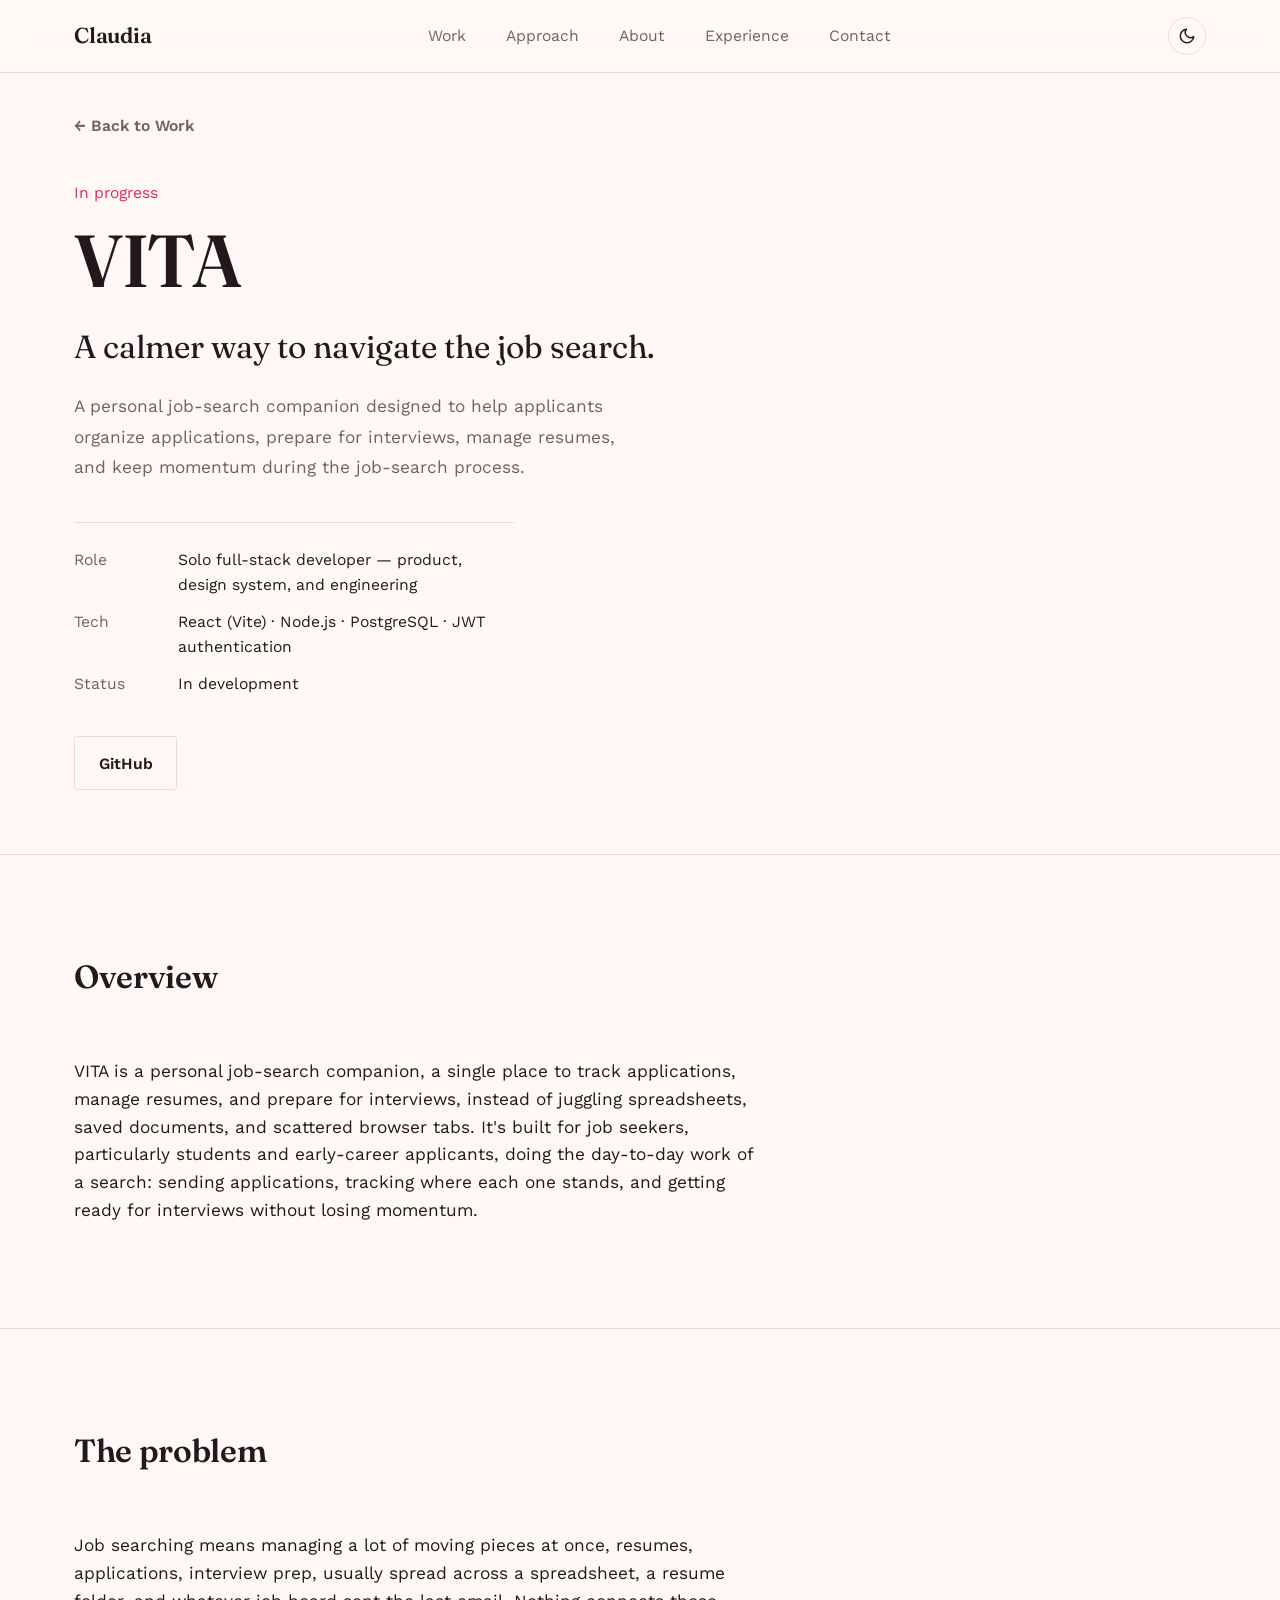
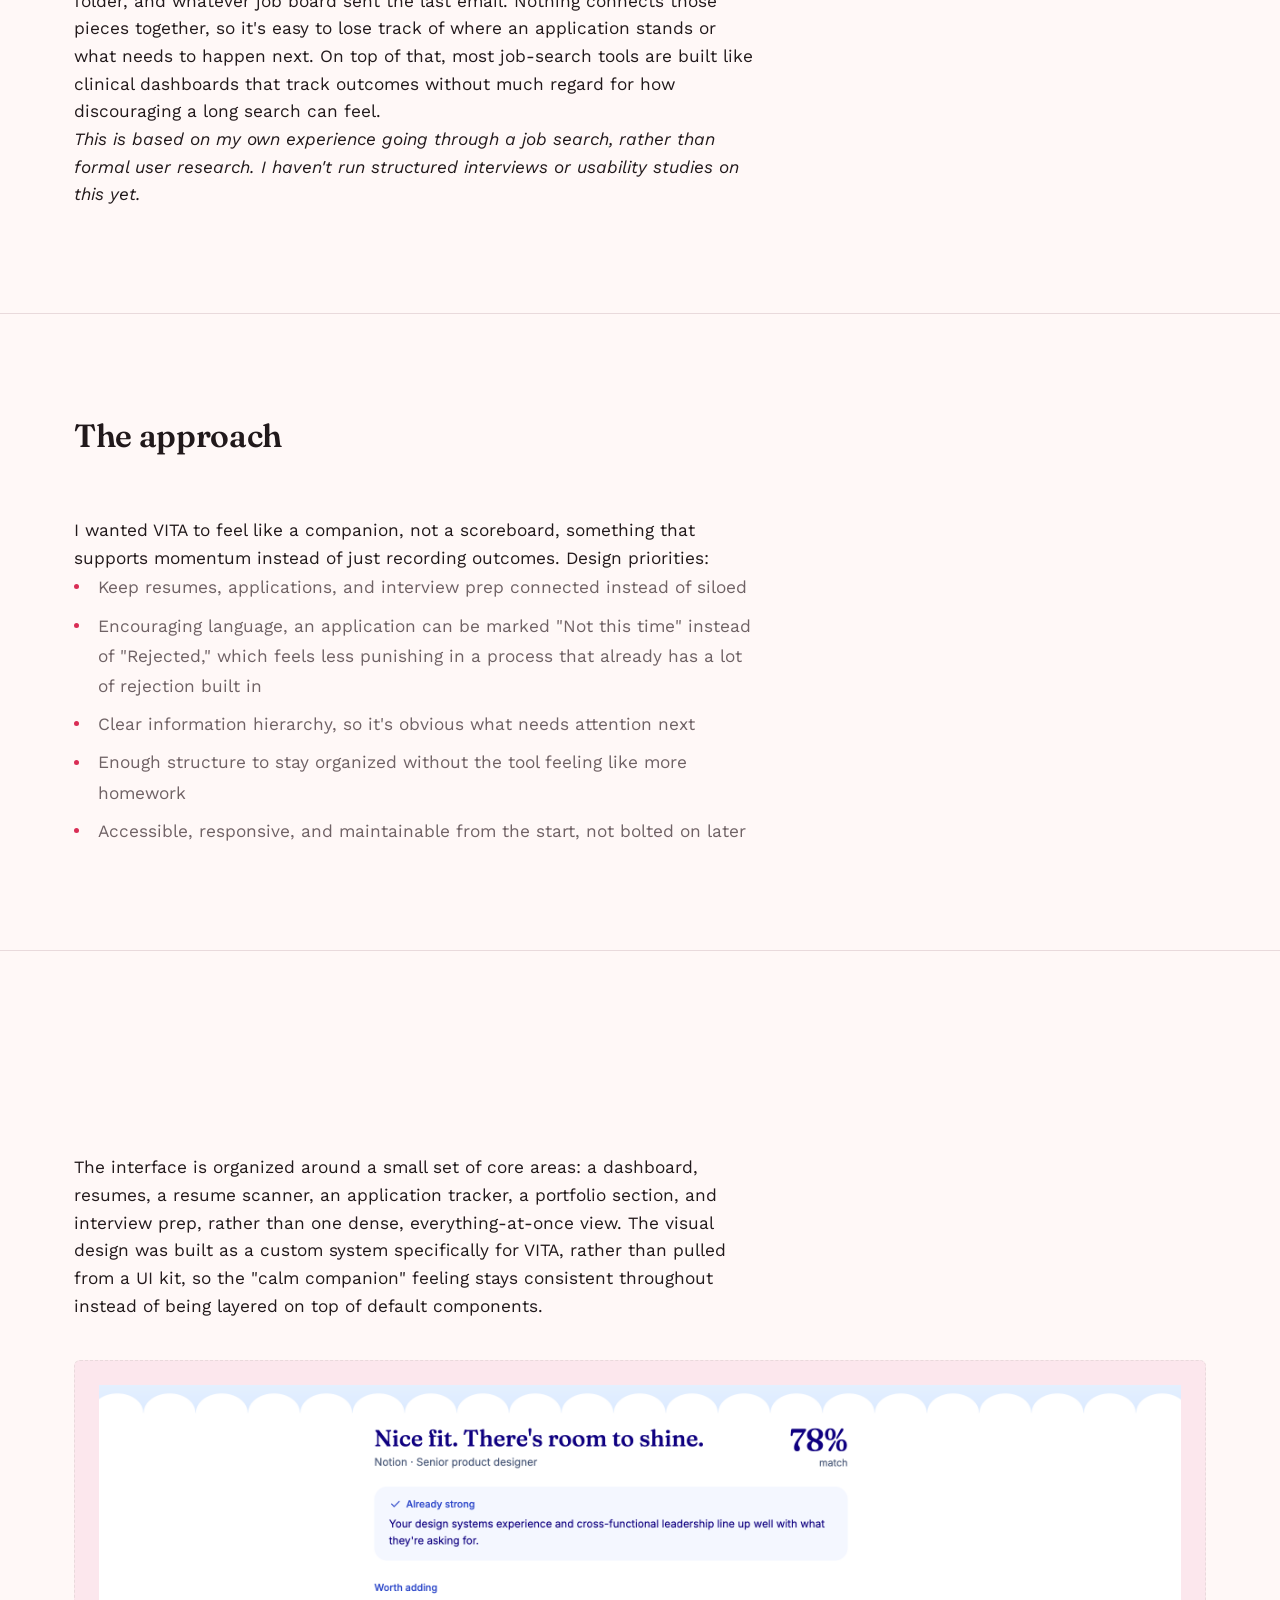
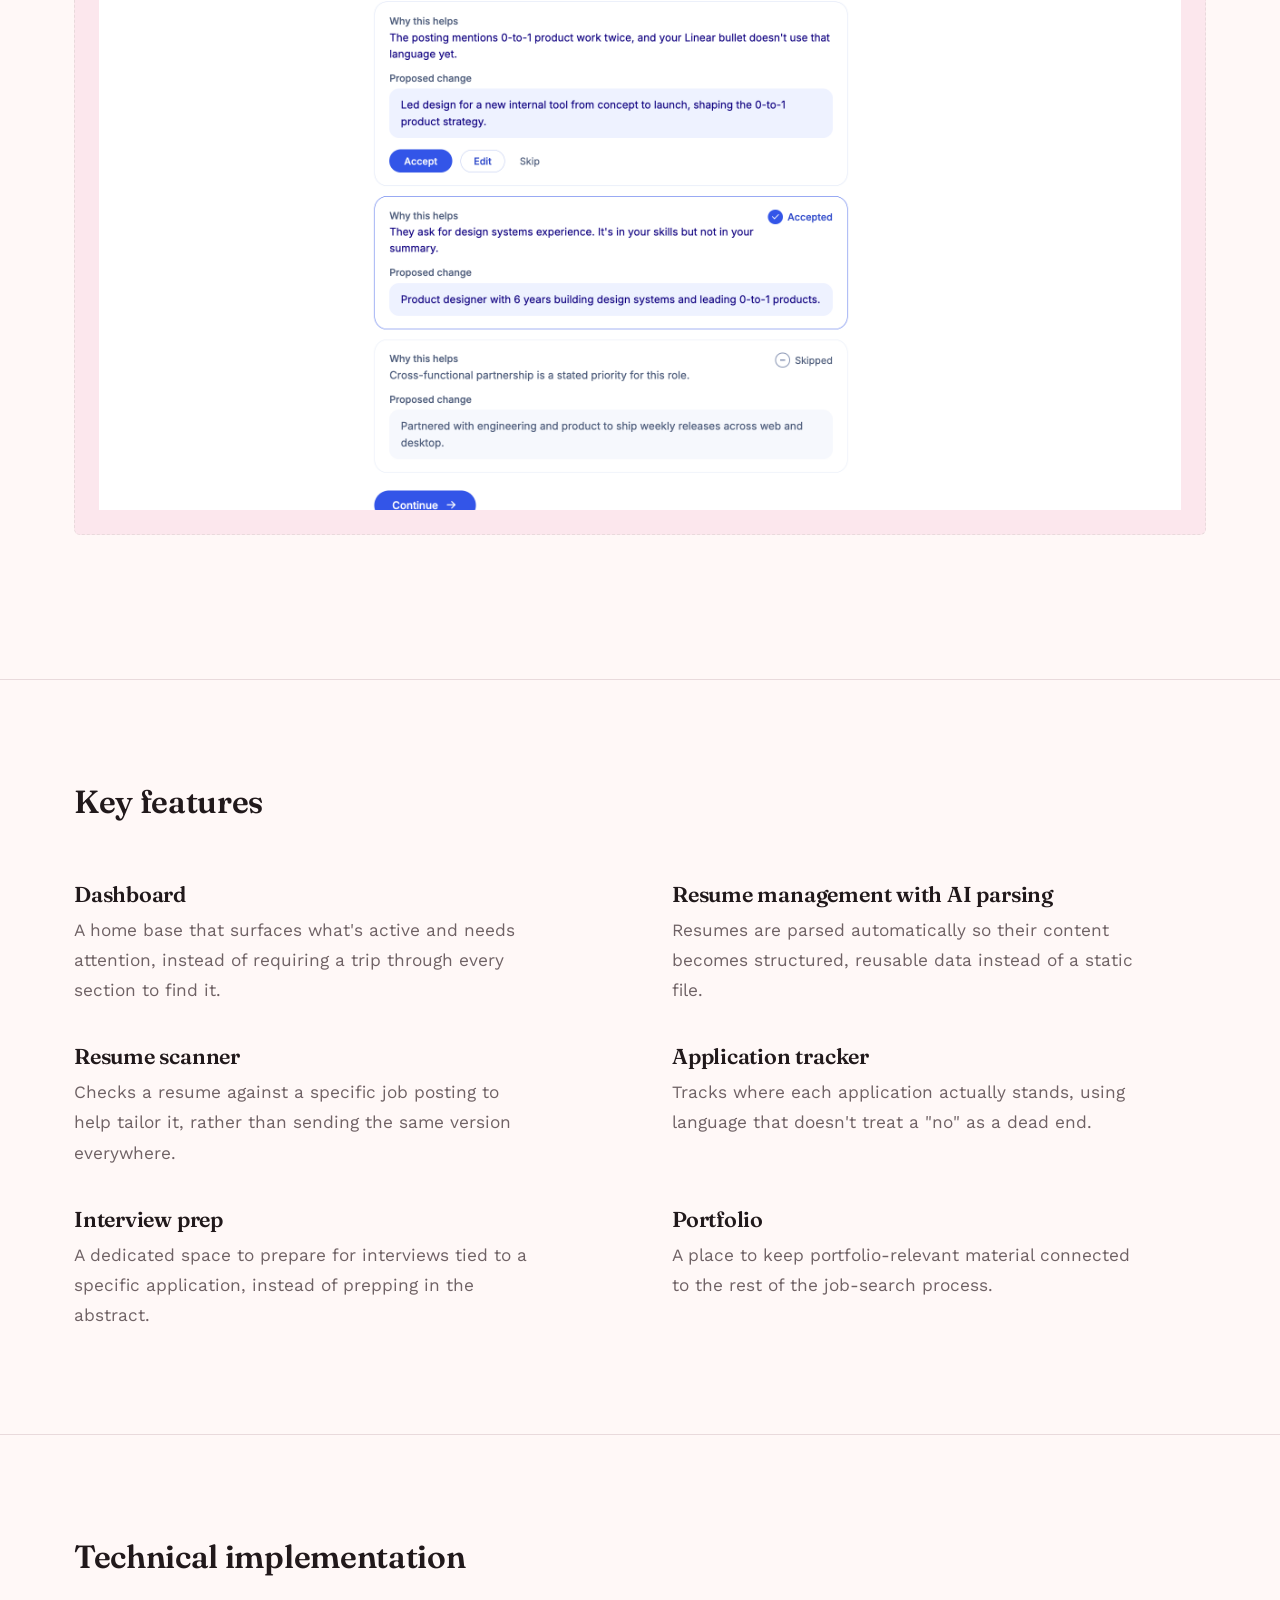
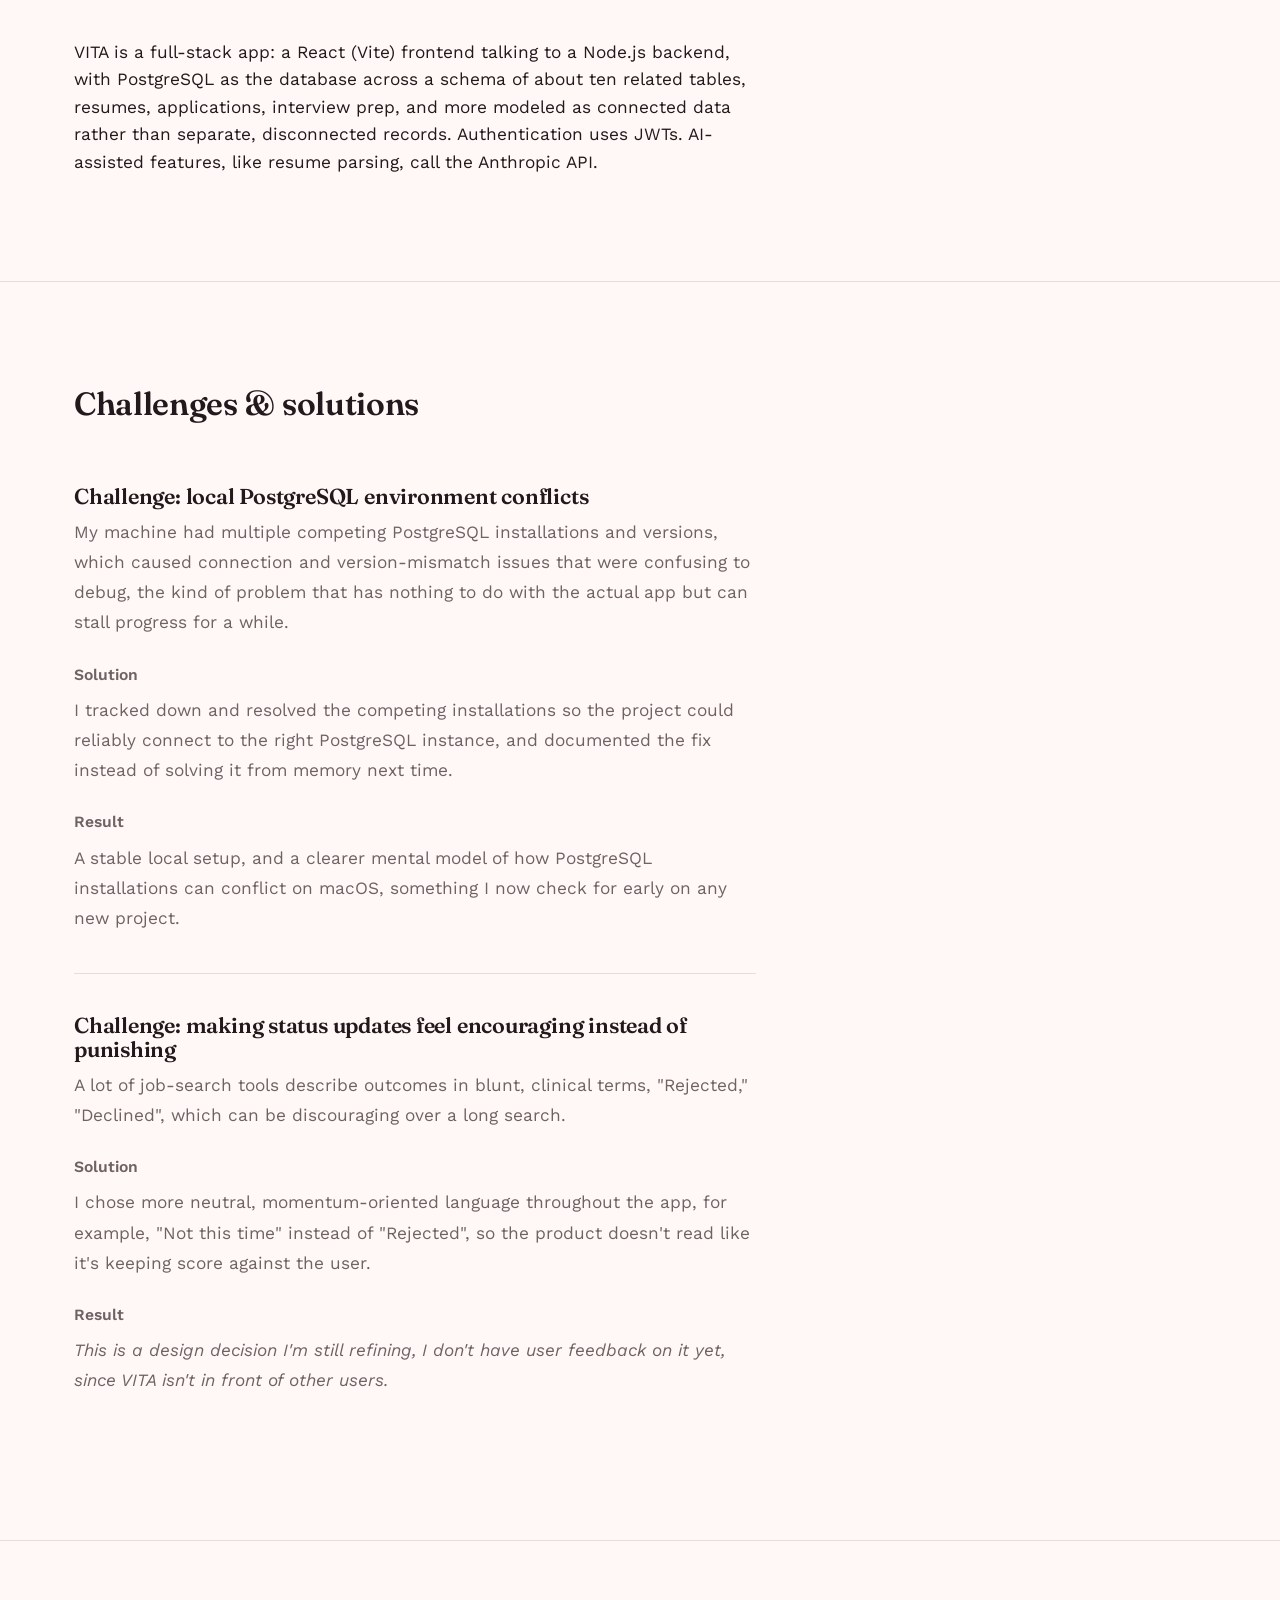
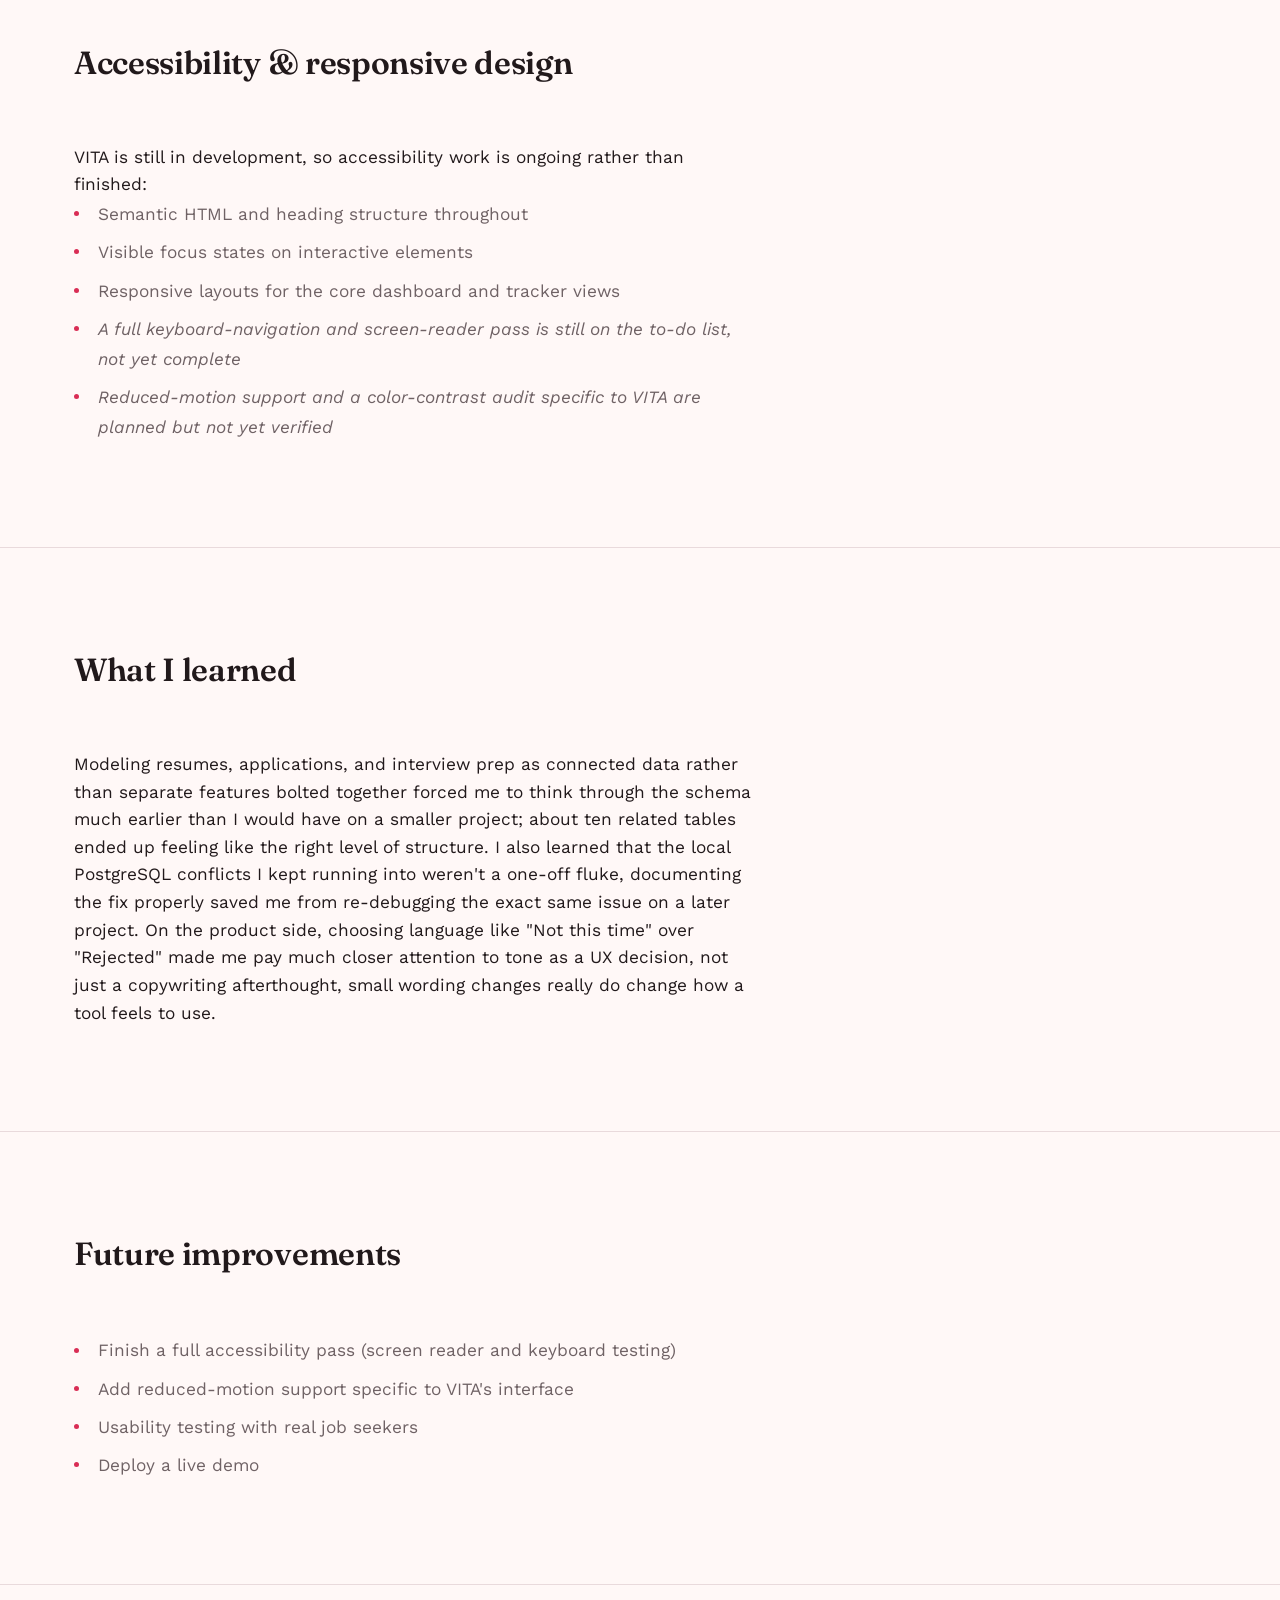
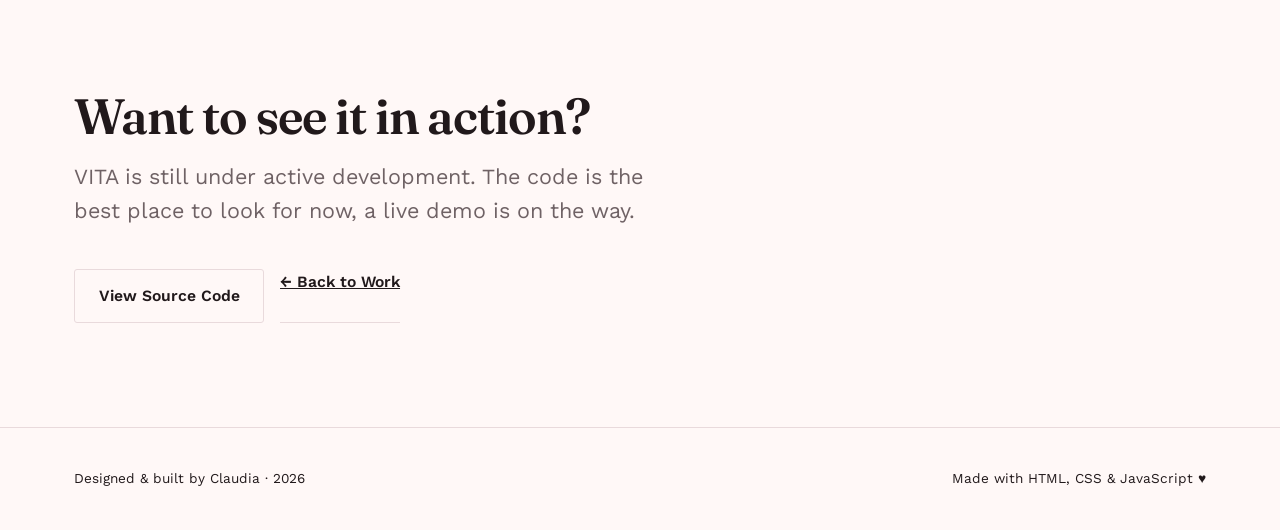
<file: projects/vita.html>
<!DOCTYPE html>
<html lang="en">
<head>
  <meta charset="UTF-8" />
  <meta name="viewport" content="width=device-width, initial-scale=1.0" />
  <title>VITA — Case Study — Claudia</title>
  <meta name="description" content="Case study: VITA, a calmer, connected job-search companion for tracking applications, resumes, and interview prep." />

  <script>
    (function () {
      try {
        var stored = localStorage.getItem("portfolio-theme");
        var theme = stored || (window.matchMedia("(prefers-color-scheme: dark)").matches ? "dark" : "light");
        document.documentElement.setAttribute("data-theme", theme);
      } catch (e) {
        document.documentElement.setAttribute("data-theme", "light");
      }
    })();
  </script>

  <link rel="preconnect" href="https://fonts.googleapis.com" />
  <link rel="preconnect" href="https://fonts.gstatic.com" crossorigin />
  <link href="https://fonts.googleapis.com/css2?family=Fraunces:opsz,wght@9..144,500;9..144,600&family=Work+Sans:wght@400;500;600&display=swap" rel="stylesheet" />

  <link rel="stylesheet" href="../css/variables.css" />
  <link rel="stylesheet" href="../css/base.css" />
  <link rel="stylesheet" href="../css/components.css" />
  <link rel="stylesheet" href="../css/responsive.css" />
  <link rel="stylesheet" href="../css/case-study.css" />
</head>
<body>
  <a class="skip-link" href="#main">Skip to content</a>

  <header class="site-header">
    <div class="container">
      <a class="wordmark" href="../index.html">Claudia</a>

      <nav aria-label="Primary">
        <ul class="nav-links" data-open="false">
          <li><a href="../index.html#work">Work</a></li>
          <li><a href="../index.html#approach">Approach</a></li>
          <li><a href="../index.html#about">About</a></li>
          <li><a href="../index.html#experience">Experience</a></li>
          <li><a href="../index.html#contact">Contact</a></li>
        </ul>
      </nav>

      <div class="header-actions">
        <button class="theme-toggle" type="button" aria-label="Switch to dark theme">
          <svg class="icon-moon" viewBox="0 0 24 24" fill="none" stroke="currentColor" stroke-width="2" aria-hidden="true">
            <path d="M21 12.79A9 9 0 1 1 11.21 3 7 7 0 0 0 21 12.79Z" stroke-linecap="round" stroke-linejoin="round"/>
          </svg>
          <svg class="icon-sun" viewBox="0 0 24 24" fill="none" stroke="currentColor" stroke-width="2" aria-hidden="true">
            <circle cx="12" cy="12" r="4"/>
            <path d="M12 2v2M12 20v2M4.93 4.93l1.41 1.41M17.66 17.66l1.41 1.41M2 12h2M20 12h2M4.93 19.07l1.41-1.41M17.66 6.34l1.41-1.41" stroke-linecap="round"/>
          </svg>
        </button>

        <button class="nav-toggle" type="button" aria-label="Open menu" aria-expanded="false">
          <svg class="icon-menu" viewBox="0 0 24 24" fill="none" stroke="currentColor" stroke-width="2" aria-hidden="true">
            <path d="M3 6h18M3 12h18M3 18h18" stroke-linecap="round"/>
          </svg>
          <svg class="icon-close" viewBox="0 0 24 24" fill="none" stroke="currentColor" stroke-width="2" aria-hidden="true">
            <path d="M6 6l12 12M18 6L6 18" stroke-linecap="round"/>
          </svg>
        </button>
      </div>
    </div>
  </header>

  <main id="main">
    <div class="container">
      <a class="back-link" href="../index.html#work">&larr; Back to Work</a>
    </div>

    <section class="case-hero" aria-label="Project introduction">
      <div class="container">
        <span class="work-kicker">In progress</span>
        <h1>VITA</h1>
        <p class="case-tagline">A calmer way to navigate the job search.</p>
        <p class="case-description">
          A personal job-search companion designed to help applicants
          organize applications, prepare for interviews, manage resumes,
          and keep momentum during the job-search process.
        </p>

        <dl class="work-specs">
          <div>
            <dt>Role</dt>
            <dd>Solo full-stack developer — product, design system, and engineering</dd>
          </div>
          <div>
            <dt>Tech</dt>
            <dd>React (Vite) · Node.js · PostgreSQL · JWT authentication</dd>
          </div>
          <div>
            <dt>Status</dt>
            <dd>In development</dd>
          </div>
        </dl>

        <div class="hero-ctas">
          <a class="btn btn-secondary" href="#">GitHub</a>
          <span class="sr-only">Live demo not yet available</span>
        </div>
        <!-- Add a "Live Demo" button here once VITA has one -->
      </div>
    </section>

    <!--  OVERVIEW  -->
    <section class="section" aria-labelledby="overview-heading">
      <div class="container">
        <div class="section-head reveal">
          <h2 id="overview-heading">Overview</h2>
        </div>
        <p class="measure reveal">
          VITA is a personal job-search companion, a single place to track
          applications, manage resumes, and prepare for interviews, instead
          of juggling spreadsheets, saved documents, and scattered browser
          tabs. It's built for job seekers, particularly students and
          early-career applicants, doing the day-to-day work of a search:
          sending applications, tracking where each one stands, and getting
          ready for interviews without losing momentum.
        </p>
      </div>
    </section>

    <!-- problem  -->
    <section class="section" aria-labelledby="problem-heading">
      <div class="container">
        <div class="section-head reveal">
          <h2 id="problem-heading">The problem</h2>
        </div>
        <p class="measure reveal">
          Job searching means managing a lot of moving pieces at once,
          resumes, applications, interview prep,  usually spread across a
          spreadsheet, a resume folder, and whatever job board sent the
          last email. Nothing connects those pieces together, so it's easy
          to lose track of where an application stands or what needs to
          happen next. On top of that, most job-search tools are built like
          clinical dashboards that track outcomes without much regard for
          how discouraging a long search can feel.
        </p>
        <p class="measure reveal">
          <em>This is based on my own experience going through a job
          search, rather than formal user research. I haven't run
          structured interviews or usability studies on this yet.</em>
        </p>
      </div>
    </section>

    <!-- APPROACH  -->
    <section class="section" aria-labelledby="approach-heading">
      <div class="container">
        <div class="section-head reveal">
          <h2 id="approach-heading">The approach</h2>
        </div>
        <p class="measure reveal">
          I wanted VITA to feel like a companion, not a scoreboard, 
          something that supports momentum instead of just recording
          outcomes. Design priorities:
        </p>
        <ul class="goal-list reveal">
          <li>Keep resumes, applications, and interview prep connected instead of siloed</li>
          <li>Encouraging language, an application can be marked "Not this time" instead of "Rejected," which feels less punishing in a process that already has a lot of rejection built in</li>
          <li>Clear information hierarchy, so it's obvious what needs attention next</li>
          <li>Enough structure to stay organized without the tool feeling like more homework</li>
          <li>Accessible, responsive, and maintainable from the start, not bolted on later</li>
        </ul>
      </div>
    </section>

    <!--  DESIGN/UX  -->
    <section class="section" aria-labelledby="design-heading">
      <div class="container">
        <div class="section-head reveal">
          <h2 id="design-heading">Design &amp; UX</h2>
        </div>
        <p class="measure reveal">
          The interface is organized around a small set of core areas: a
          dashboard, resumes, a resume scanner, an application tracker, a
          portfolio section, and interview prep, rather than one dense,
          everything-at-once view. The visual design was built as a custom
          system specifically for VITA, rather than pulled from a UI kit,
          so the "calm companion" feeling stays consistent throughout
          instead of being layered on top of default components.
        </p>
        <div class="media-placeholder reveal" role="img" aria-label="Placeholder for a VITA interface screenshot">
          <img src="../assets/images/vita-sc1.png" alt="" srcset="">
        </div>
      </div>
    </section>

    <!-- KEY FEATURES -->
    <section class="section" aria-labelledby="features-heading">
      <div class="container">
        <div class="section-head reveal">
          <h2 id="features-heading">Key features</h2>
        </div>
        <div class="feature-grid reveal">
          <div class="feature">
            <h3>Dashboard</h3>
            <p>A home base that surfaces what's active and needs attention, instead of requiring a trip through every section to find it.</p>
          </div>
          <div class="feature">
            <h3>Resume management with AI parsing</h3>
            <p>Resumes are parsed automatically so their content becomes structured, reusable data instead of a static file.</p>
          </div>
          <div class="feature">
            <h3>Resume scanner</h3>
            <p>Checks a resume against a specific job posting to help tailor it, rather than sending the same version everywhere.</p>
          </div>
          <div class="feature">
            <h3>Application tracker</h3>
            <p>Tracks where each application actually stands, using language that doesn't treat a "no" as a dead end.</p>
          </div>
          <div class="feature">
            <h3>Interview prep</h3>
            <p>A dedicated space to prepare for interviews tied to a specific application, instead of prepping in the abstract.</p>
          </div>
          <div class="feature">
            <h3>Portfolio</h3>
            <p>A place to keep portfolio-relevant material connected to the rest of the job-search process.</p>
          </div>
        </div>
      </div>
    </section>

    <!-- TECHNICAL IMPLEMENTATION =================== -->
    <section class="section" aria-labelledby="technical-heading">
      <div class="container">
        <div class="section-head reveal">
          <h2 id="technical-heading">Technical implementation</h2>
        </div>
        <p class="measure reveal">
          VITA is a full-stack app: a React (Vite) frontend talking to a
          Node.js backend, with PostgreSQL as the database across a schema
          of about ten related tables, resumes, applications, interview
          prep, and more modeled as connected data rather than separate,
          disconnected records. Authentication uses JWTs. AI-assisted
          features, like resume parsing, call the Anthropic API.
        </p>
      </div>
    </section>

    <!--  CHALLENGES & SOLUTIONS -->
    <section class="section" aria-labelledby="challenges-heading">
      <div class="container">
        <div class="section-head reveal">
          <h2 id="challenges-heading">Challenges &amp; solutions</h2>
        </div>
        <div class="reveal">
          <div class="challenge-block">
            <h3>Challenge: local PostgreSQL environment conflicts</h3>
            <p>My machine had multiple competing PostgreSQL installations and versions, which caused connection and version-mismatch issues that were confusing to debug, the kind of problem that has nothing to do with the actual app but can stall progress for a while.</p>
            <p class="challenge-label">Solution</p>
            <p>I tracked down and resolved the competing installations so the project could reliably connect to the right PostgreSQL instance, and documented the fix instead of solving it from memory next time.</p>
            <p class="challenge-label">Result</p>
            <p>A stable local setup, and a clearer mental model of how PostgreSQL installations can conflict on macOS, something I now check for early on any new project.</p>
          </div>
          <div class="challenge-block">
            <h3>Challenge: making status updates feel encouraging instead of punishing</h3>
            <p>A lot of job-search tools describe outcomes in blunt, clinical terms, "Rejected," "Declined", which can be discouraging over a long search.</p>
            <p class="challenge-label">Solution</p>
            <p>I chose more neutral, momentum-oriented language throughout the app, for example, "Not this time" instead of "Rejected", so the product doesn't read like it's keeping score against the user.</p>
            <p class="challenge-label">Result</p>
            <p><em>This is a design decision I'm still refining, I don't have user feedback on it yet, since VITA isn't in front of other users.</em></p>
          </div>
        </div>
      </div>
    </section>

    <!-- ACCESSIBILITY & RESPONSIVE  -->
    <section class="section" aria-labelledby="a11y-heading">
      <div class="container">
        <div class="section-head reveal">
          <h2 id="a11y-heading">Accessibility &amp; responsive design</h2>
        </div>
        <p class="measure reveal">
          VITA is still in development, so accessibility work is ongoing
          rather than finished:
        </p>
        <ul class="goal-list reveal">
          <li>Semantic HTML and heading structure throughout</li>
          <li>Visible focus states on interactive elements</li>
          <li>Responsive layouts for the core dashboard and tracker views</li>
          <li><em>A full keyboard-navigation and screen-reader pass is still on the to-do list, not yet complete</em></li>
          <li><em>Reduced-motion support and a color-contrast audit specific to VITA are planned but not yet verified</em></li>
        </ul>
      </div>
    </section>

    <!--  WHAT I LEARNED -->
    <section class="section" aria-labelledby="learned-heading">
      <div class="container">
        <div class="section-head reveal">
          <h2 id="learned-heading">What I learned</h2>
        </div>
        <p class="measure reveal">
          Modeling resumes, applications, and interview prep as connected
          data rather than separate features bolted together forced me
          to think through the schema much earlier than I would have on a
          smaller project; about ten related tables ended up feeling like
          the right level of structure. I also learned that the local
          PostgreSQL conflicts I kept running into weren't a one-off fluke,
          documenting the fix properly saved me from re-debugging the
          exact same issue on a later project. On the product side,
          choosing language like "Not this time" over "Rejected" made me
          pay much closer attention to tone as a UX decision, not just a
          copywriting afterthought, small wording changes really do
          change how a tool feels to use.
        </p>
      </div>
    </section>

    <!-- FUTURE IMPROVEMENTS -->
    <section class="section" aria-labelledby="future-heading">
      <div class="container">
        <div class="section-head reveal">
          <h2 id="future-heading">Future improvements</h2>
        </div>
        <ul class="goal-list reveal">
          <li>Finish a full accessibility pass (screen reader and keyboard testing)</li>
          <li>Add reduced-motion support specific to VITA's interface</li>
          <li>Usability testing with real job seekers</li>
          <li>Deploy a live demo</li>
        </ul>
      </div>
    </section>

    <!--  FINAL CTA  -->
    <section class="section case-cta" aria-labelledby="case-cta-heading">
      <div class="container">
        <h2 id="case-cta-heading">Want to see it in action?</h2>
        <p class="contact-lede">
          VITA is still under active development. The code is the best
          place to look for now, a live demo is on the way.
        </p>
        <div class="hero-ctas">
          <a class="btn btn-secondary" href="https://github.com/xclaudiaarias/vita">View Source Code</a>
          <a class="btn-text" href="../index.html#work">&larr; Back to Work</a>
        </div>
        <!-- Add a "View Live Project" button here once a demo exists -->
      </div>
    </section>
  </main>

  <footer class="site-footer">
    <div class="container">
      <p>Designed &amp; built by Claudia · <span data-current-year>2026</span></p>
      <p>Made with HTML, CSS &amp; JavaScript ♥</p>
    </div>
  </footer>

  <script src="../js/theme.js"></script>
  <script src="../js/navigation.js"></script>
  <script src="../js/main.js"></script>
</body>
</html>
</file>
<file: css/variables.css>
:root {
  /* ---- Color: light theme (default) ---- */
  --color-bg: #FFF8F7;
  --color-surface: #FFFFFF;
  --color-text: #21191B;
  --color-text-secondary: #6F6265;
  --color-border: #E9DADC;
  --color-accent: #D92D55;
  --color-accent-pink: #F06A91;
  --color-accent-soft: #FCE7ED;

  /* Derived, theme-aware helpers */
  --color-accent-contrast: #FFFFFF;
  --shadow-color: 340 30% 10%;

  /* ---- Type ---- */
  --font-display: "Fraunces", "Iowan Old Style", "Palatino Linotype", serif;
  --font-body: "Work Sans", -apple-system, BlinkMacSystemFont, "Segoe UI", sans-serif;
  --font-mono: "IBM Plex Mono", "SFMono-Regular", Consolas, monospace;

  /* Fluid type scale — clamp(min, preferred, max) */
  --text-xs: clamp(0.78rem, 0.75rem + 0.15vw, 0.85rem);
  --text-sm: clamp(0.9rem, 0.87rem + 0.15vw, 0.98rem);
  --text-base: clamp(1rem, 0.96rem + 0.2vw, 1.08rem);
  --text-md: clamp(1.15rem, 1.08rem + 0.35vw, 1.35rem);
  --text-lg: clamp(1.5rem, 1.3rem + 1vw, 2rem);
  --text-xl: clamp(2.1rem, 1.7rem + 2vw, 3.1rem);
  --text-2xl: clamp(2.8rem, 2.1rem + 3.5vw, 4.6rem);

  --leading-tight: 1.1;
  --leading-snug: 1.3;
  --leading-normal: 1.6;
  --leading-relaxed: 1.75;

  /* Space (8px rhythm) */
  --space-3xs: 0.25rem;
  --space-2xs: 0.5rem;
  --space-xs: 0.75rem;
  --space-sm: 1rem;
  --space-md: 1.5rem;
  --space-lg: 2.5rem;
  --space-xl: 4rem;
  --space-2xl: 6.5rem;
  --space-3xl: 9rem;

  /* Layout */
  --content-width: 1180px;
  --measure: 62ch;
  --radius-sm: 3px;
  --radius-md: 6px;

  /* Motion */
  --ease-out: cubic-bezier(0.16, 1, 0.3, 1);
  --duration-fast: 150ms;
  --duration-base: 280ms;
  --duration-slow: 600ms;

  color-scheme: light;
}

/* Color: dark theme */
[data-theme="dark"] {
  --color-bg: #151113;
  --color-surface: #21191D;
  --color-text: #FFF5F6;
  --color-text-secondary: #C8B8BC;
  --color-border: #3A2B30;
  --color-accent: #FF5C7C;
  --color-accent-pink: #FF91AA;
  --color-accent-soft: #42232D;
  --color-accent-contrast: #21191B;
  --shadow-color: 340 60% 2%;

  color-scheme: dark;
}
</file>
<file: css/base.css>
/* Base — reset, element defaults, typography, a11y primitives */

*,
*::before,
*::after {
  box-sizing: border-box;
}

html {
  -webkit-text-size-adjust: 100%;
  text-size-adjust: 100%;
  scroll-behavior: smooth;
}

body {
  margin: 0;
  background: var(--color-bg);
  color: var(--color-text);
  font-family: var(--font-body);
  font-size: var(--text-base);
  line-height: var(--leading-normal);
  transition: background-color var(--duration-base) var(--ease-out),
              color var(--duration-base) var(--ease-out);
}

img,
svg {
  display: block;
  max-width: 100%;
  height: auto;
}

h1, h2, h3, h4 {
  font-family: var(--font-display);
  font-weight: 600;
  line-height: var(--leading-tight);
  margin: 0;
  color: var(--color-text);
}

p {
  margin: 0;
  color: var(--color-text);
}

a {
  color: inherit;
}

button {
  font: inherit;
  color: inherit;
  background: none;
  border: none;
  cursor: pointer;
}

ul, ol {
  margin: 0;
  padding: 0;
  list-style: none;
}

/*  Selection  */
::selection {
  background: var(--color-accent);
  color: var(--color-accent-contrast);
}

/*  Focus states — always visible, never suppressed  */
:focus-visible {
  outline: 2px solid var(--color-accent);
  outline-offset: 3px;
  border-radius: var(--radius-sm);
}

/*  Skip link  */
.skip-link {
  position: absolute;
  top: -100%;
  left: var(--space-sm);
  z-index: 1000;
  background: var(--color-accent);
  color: var(--color-accent-contrast);
  padding: var(--space-xs) var(--space-md);
  border-radius: var(--radius-sm);
  font-size: var(--text-sm);
  font-weight: 600;
  text-decoration: none;
  transition: top var(--duration-fast) var(--ease-out);
}

.skip-link:focus {
  top: var(--space-sm);
}

/*  Screen-reader only utility  */
.sr-only {
  position: absolute;
  width: 1px;
  height: 1px;
  padding: 0;
  margin: -1px;
  overflow: hidden;
  clip: rect(0, 0, 0, 0);
  white-space: nowrap;
  border: 0;
}

/*  Reduced motion — respected globally  */
@media (prefers-reduced-motion: reduce) {
  html {
    scroll-behavior: auto;
  }

  *,
  *::before,
  *::after {
    animation-duration: 0.001ms !important;
    animation-iteration-count: 1 !important;
    transition-duration: 0.001ms !important;
    scroll-behavior: auto !important;
  }
}

/*  Shared layout primitives  */
.container {
  width: 100%;
  max-width: var(--content-width);
  margin-inline: auto;
  padding-inline: var(--space-md);
}

.section {
  padding-block: var(--space-2xl);
  border-top: 1px solid var(--color-border);
}

.section-head {
  max-width: var(--measure);
  margin-bottom: var(--space-xl);
}

.section-head h2 {
  font-size: var(--text-lg);
  letter-spacing: -0.01em;
}

.section-head p {
  margin-top: var(--space-sm);
  color: var(--color-text-secondary);
  font-size: var(--text-md);
  line-height: var(--leading-relaxed);
}

.measure {
  max-width: var(--measure);
}

@media (max-width: 640px) {
  .container {
    padding-inline: var(--space-sm);
  }

  .section {
    padding-block: var(--space-xl);
  }
}
</file>
<file: css/components.css>
.site-header {
  position: sticky;
  top: 0;
  z-index: 100;
  background: color-mix(in srgb, var(--color-bg) 88%, transparent);
  -webkit-backdrop-filter: blur(10px);
  backdrop-filter: blur(10px);
  border-bottom: 1px solid var(--color-border);
}

.site-header .container {
  display: flex;
  align-items: center;
  justify-content: space-between;
  height: 72px;
}

.wordmark {
  font-family: var(--font-display);
  font-size: var(--text-md);
  font-weight: 600;
  text-decoration: none;
  letter-spacing: -0.01em;
}

.wordmark:hover {
  color: var(--color-accent);
}

.nav-links {
  display: flex;
  align-items: center;
  gap: var(--space-lg);
}

.nav-links a {
  font-size: var(--text-sm);
  text-decoration: none;
  color: var(--color-text-secondary);
  position: relative;
  padding-block: var(--space-3xs);
}

.nav-links a::after {
  content: "";
  position: absolute;
  left: 0;
  right: 0;
  bottom: -2px;
  height: 1px;
  background: var(--color-accent);
  transform: scaleX(0);
  transform-origin: right;
  transition: transform var(--duration-base) var(--ease-out);
}

.nav-links a:hover,
.nav-links a:focus-visible {
  color: var(--color-text);
}

.nav-links a:hover::after,
.nav-links a:focus-visible::after {
  transform: scaleX(1);
  transform-origin: left;
}

.header-actions {
  display: flex;
  align-items: center;
  gap: var(--space-sm);
}

/* Theme toggle */
.theme-toggle {
  display: grid;
  place-items: center;
  width: 38px;
  height: 38px;
  border: 1px solid var(--color-border);
  border-radius: 50%;
  color: var(--color-text);
  transition: border-color var(--duration-fast) var(--ease-out),
              background-color var(--duration-fast) var(--ease-out);
}

.theme-toggle:hover {
  border-color: var(--color-accent);
  background: var(--color-accent-soft);
}

.theme-toggle svg {
  width: 18px;
  height: 18px;
}

.theme-toggle .icon-sun { display: none; }
[data-theme="dark"] .theme-toggle .icon-moon { display: none; }
[data-theme="dark"] .theme-toggle .icon-sun { display: block; }

/* Mobile nav toggle */
.nav-toggle {
  display: none;
  width: 38px;
  height: 38px;
  place-items: center;
  border: 1px solid var(--color-border);
  border-radius: 50%;
}

.nav-toggle svg {
  width: 18px;
  height: 18px;
}

.nav-toggle .icon-close { display: none; }
.nav-toggle[aria-expanded="true"] .icon-menu { display: none; }
.nav-toggle[aria-expanded="true"] .icon-close { display: block; }

@media (max-width: 760px) {
  .nav-toggle {
    display: grid;
  }

  .nav-links {
    position: fixed;
    inset: 72px 0 0 0;
    flex-direction: column;
    align-items: flex-start;
    gap: 0;
    background: var(--color-bg);
    padding: var(--space-md);
    transform: translateY(-8px);
    opacity: 0;
    pointer-events: none;
    transition: opacity var(--duration-base) var(--ease-out),
                transform var(--duration-base) var(--ease-out);
  }

  .nav-links[data-open="true"] {
    opacity: 1;
    transform: translateY(0);
    pointer-events: auto;
  }

  .nav-links a {
    width: 100%;
    padding-block: var(--space-sm);
    font-size: var(--text-md);
    border-bottom: 1px solid var(--color-border);
  }
}

/* Buttons */

.btn {
  display: inline-flex;
  align-items: center;
  gap: var(--space-2xs);
  font-size: var(--text-sm);
  font-weight: 600;
  text-decoration: none;
  padding: 0.85em 1.5em;
  border-radius: var(--radius-sm);
  border: 1px solid transparent;
  transition: background-color var(--duration-fast) var(--ease-out),
              border-color var(--duration-fast) var(--ease-out),
              color var(--duration-fast) var(--ease-out),
              transform var(--duration-fast) var(--ease-out);
}

.btn:active {
  transform: translateY(1px);
}

.btn-primary {
  background: var(--color-accent);
  color: var(--color-accent-contrast);
}

.btn-primary:hover,
.btn-primary:focus-visible {
  background: var(--color-accent-pink);
}

.btn-secondary {
  border-color: var(--color-border);
  color: var(--color-text);
}

.btn-secondary:hover,
.btn-secondary:focus-visible {
  border-color: var(--color-accent);
  color: var(--color-accent);
}

.btn-text {
  padding: 0;
  font-size: var(--text-sm);
  font-weight: 600;
  color: var(--color-text);
  border-bottom: 1px solid var(--color-border);
  border-radius: 0;
}

.btn-text:hover,
.btn-text:focus-visible {
  color: var(--color-accent);
  border-color: var(--color-accent);
}

/* Hero         */

.hero {
  padding-block: var(--space-2xl) var(--space-xl);
}

.hero .container {
  display: grid;
  grid-template-columns: 1.1fr 0.9fr;
  gap: var(--space-xl);
  align-items: center;
}

.hero-eyebrow {
  display: block;
  font-size: var(--text-sm);
  color: var(--color-accent);
  margin-bottom: var(--space-sm);
}

.hero h1 {
  font-size: var(--text-2xl);
  letter-spacing: -0.02em;
}

.hero h1 em {
  font-style: italic;
  color: var(--color-accent);
}

.hero-lede {
  margin-top: var(--space-md);
  max-width: 46ch;
  font-size: var(--text-md);
  color: var(--color-text-secondary);
  line-height: var(--leading-relaxed);
}

.hero-ctas {
  display: flex;
  gap: var(--space-sm);
  margin-top: var(--space-lg);
  flex-wrap: wrap;
}

.hero-disciplines {
  margin-top: var(--space-xl);
  display: flex;
  flex-wrap: wrap;
  gap: var(--space-xs) var(--space-md);
  font-size: var(--text-xs);
  color: var(--color-text-secondary);
}

.hero-disciplines span {
  padding-block: var(--space-3xs);
  border-bottom: 1px solid transparent;
}

.hero-art {
  width: 100%;
  height: auto;
  color: var(--color-accent);
}

.hero-art path {
  fill: none;
  stroke: currentColor;
  stroke-width: 1.4;
  stroke-linecap: round;
}

@media (max-width: 900px) {
  .hero .container {
    grid-template-columns: 1fr;
  }

  .hero-art {
    order: -1;
    max-width: 260px;
    margin-inline: auto;
  }
}

/* Selected work */

.work-list {
  display: flex;
  flex-direction: column;
  gap: var(--space-2xl);
}

.work-item {
  display: grid;
  grid-template-columns: 1fr 1fr;
  gap: var(--space-xl);
  align-items: center;
}

.work-item:nth-child(even) .work-visual {
  order: 2;
}

.work-visual {
  position: relative;
  aspect-ratio: 4 / 3;
  border-radius: var(--radius-md);
  border: 1px solid var(--color-border);
  background: linear-gradient(155deg, var(--color-accent-soft), var(--color-surface));
  overflow: hidden;
}

.work-visual svg {
  position: absolute;
  inset: 0;
  width: 100%;
  height: 100%;
}

.work-visual figcaption {
  position: absolute;
  left: var(--space-sm);
  bottom: var(--space-sm);
  font-size: var(--text-xs);
  color: var(--color-text-secondary);
  background: color-mix(in srgb, var(--color-surface) 78%, transparent);
  padding: 0.3em 0.6em;
  border-radius: var(--radius-sm);
}

.work-content .work-kicker {
  display: block;
  font-size: var(--text-xs);
  color: var(--color-text-secondary);
  margin-bottom: var(--space-2xs);
}

.work-content h3 {
  font-size: var(--text-lg);
  letter-spacing: -0.01em;
}

.work-content .work-desc {
  margin-top: var(--space-sm);
  color: var(--color-text-secondary);
  line-height: var(--leading-relaxed);
  max-width: 52ch;
}

.work-specs {
  margin-top: var(--space-md);
  display: grid;
  gap: var(--space-xs);
  border-top: 1px solid var(--color-border);
  padding-top: var(--space-md);
}

.work-specs > div {
  display: grid;
  grid-template-columns: 88px 1fr;
  gap: var(--space-sm);
  font-size: var(--text-sm);
}

.work-specs dt {
  color: var(--color-text-secondary);
}

.work-specs dd {
  margin: 0;
  color: var(--color-text);
}

.work-actions {
  display: flex;
  gap: var(--space-md);
  margin-top: var(--space-lg);
  flex-wrap: wrap;
  align-items: center;
}

.work-actions .btn-secondary,
.work-actions .btn-primary {
  padding: 0.65em 1.25em;
}

@media (max-width: 820px) {
  .work-item,
  .work-item:nth-child(even) .work-visual {
    grid-template-columns: 1fr;
    order: 0;
  }

  .work-item {
    display: block;
  }

  .work-visual {
    margin-bottom: var(--space-md);
  }
}

/* How I build */

.principles {
  display: flex;
  flex-direction: column;
}

.principle {
  display: grid;
  grid-template-columns: 1fr 1.6fr;
  gap: var(--space-lg);
  padding-block: var(--space-lg);
  border-top: 1px solid var(--color-border);
}

.principle:first-child {
  border-top: none;
  padding-top: 0;
}

.principle h3 {
  font-size: var(--text-md);
  color: var(--color-text-secondary);
  font-weight: 500;
  font-family: var(--font-body);
}

.principle blockquote {
  margin: 0 0 var(--space-2xs);
  font-family: var(--font-display);
  font-size: var(--text-md);
  line-height: var(--leading-snug);
}

.principle p.principle-note {
  margin-top: var(--space-2xs);
  color: var(--color-text-secondary);
  max-width: 56ch;
}

@media (max-width: 700px) {
  .principle {
    grid-template-columns: 1fr;
    gap: var(--space-xs);
  }
}

/* About */

.about .container {
  display: grid;
  grid-template-columns: 0.8fr 1.2fr;
  gap: var(--space-xl);
  align-items: start;
}

.about-portrait {
  aspect-ratio: 3 / 4;
  border-radius: var(--radius-md);
  border: 1px solid var(--color-border);
  background: var(--color-accent-soft);
  display: grid;
  place-items: center;
  color: var(--color-text-secondary);
  font-size: var(--text-xs);
}

.about-body p {
  color: var(--color-text-secondary);
  line-height: var(--leading-relaxed);
  max-width: var(--measure);
}

.about-body p + p {
  margin-top: var(--space-md);
}

.about-body strong {
  color: var(--color-text);
  font-weight: 600;
}

@media (max-width: 760px) {
  .about .container {
    grid-template-columns: 1fr;
  }

  .about-portrait {
    max-width: 220px;
  }
}

/* Experience & education (timeline) */

.timeline-group + .timeline-group {
  margin-top: var(--space-xl);
}

.timeline-group h3 {
  font-size: var(--text-sm);
  color: var(--color-text-secondary);
  font-weight: 600;
  margin-bottom: var(--space-md);
  font-family: var(--font-body);
}

.timeline-entry {
  display: grid;
  grid-template-columns: 160px 1fr;
  gap: var(--space-lg);
  padding-block: var(--space-md);
  border-top: 1px solid var(--color-border);
}

.timeline-entry:first-of-type {
  border-top: none;
}

.timeline-date {
  color: var(--color-text-secondary);
  font-size: var(--text-sm);
}

.timeline-role h4 {
  font-size: var(--text-md);
}

.timeline-role .timeline-org {
  color: var(--color-text-secondary);
  font-size: var(--text-sm);
  margin-top: var(--space-3xs);
}

.timeline-role ul {
  margin-top: var(--space-sm);
  display: grid;
  gap: var(--space-2xs);
}

.timeline-role li {
  position: relative;
  padding-left: var(--space-md);
  color: var(--color-text-secondary);
  line-height: var(--leading-relaxed);
}

.timeline-role li::before {
  content: "";
  position: absolute;
  left: 0;
  top: 0.7em;
  width: 5px;
  height: 5px;
  border-radius: 50%;
  background: var(--color-accent);
}

@media (max-width: 640px) {
  .timeline-entry {
    grid-template-columns: 1fr;
    gap: var(--space-2xs);
  }
}

/* Currently    */

.currently {
  background: var(--color-accent-soft);
  border-top: 1px solid var(--color-border);
  border-bottom: 1px solid var(--color-border);
}

.currently .section-head {
  margin-bottom: var(--space-lg);
}

.currently-grid {
  display: grid;
  grid-template-columns: repeat(4, 1fr);
  gap: var(--space-md);
}

.currently-item {
  font-size: var(--text-sm);
}

.currently-item .label {
  display: block;
  color: var(--color-text-secondary);
  margin-bottom: var(--space-3xs);
}

.currently-item .value {
  color: var(--color-text);
  font-weight: 500;
}

@media (max-width: 760px) {
  .currently-grid {
    grid-template-columns: repeat(2, 1fr);
  }
}

/* Contact */

.contact .container {
  text-align: left;
}

.contact h2 {
  font-size: var(--text-xl);
  max-width: 16ch;
  letter-spacing: -0.02em;
}

.contact-lede {
  margin-top: var(--space-sm);
  color: var(--color-text-secondary);
  font-size: var(--text-md);
  max-width: 46ch;
}

.contact-links {
  margin-top: var(--space-xl);
  display: grid;
  gap: 0;
}

.contact-links li {
  border-top: 1px solid var(--color-border);
}

.contact-links li:last-child {
  border-bottom: 1px solid var(--color-border);
}

.contact-links a {
  display: flex;
  justify-content: space-between;
  align-items: baseline;
  padding-block: var(--space-md);
  text-decoration: none;
  font-family: var(--font-display);
  font-size: var(--text-lg);
  transition: color var(--duration-fast) var(--ease-out),
              padding-left var(--duration-fast) var(--ease-out);
}

.contact-links a .contact-detail {
  font-family: var(--font-body);
  font-size: var(--text-sm);
  color: var(--color-text-secondary);
}

.contact-links a:hover,
.contact-links a:focus-visible {
  color: var(--color-accent);
  padding-left: var(--space-xs);
}

/* Footer */

.site-footer {
  border-top: 1px solid var(--color-border);
  padding-block: var(--space-lg);
}

.site-footer .container {
  display: flex;
  justify-content: space-between;
  flex-wrap: wrap;
  gap: var(--space-sm);
  font-size: var(--text-xs);
  color: var(--color-text-secondary);
}

/* Scroll-reveal (single orchestrated entrance, not per-card)  */

.reveal {
  opacity: 0;
  transform: translateY(14px);
  transition: opacity var(--duration-slow) var(--ease-out),
              transform var(--duration-slow) var(--ease-out);
}

.reveal.is-visible {
  opacity: 1;
  transform: translateY(0);
}

@media (prefers-reduced-motion: reduce) {
  .reveal {
    opacity: 1;
    transform: none;
  }
}
</file>
<file: css/responsive.css>
/* Small phones */
@media (max-width: 400px) {
  .hero-ctas {
    flex-direction: column;
    align-items: stretch;
  }

  .hero-ctas .btn {
    justify-content: center;
  }

  .contact-links a {
    flex-direction: column;
    gap: var(--space-3xs);
  }
}

/* Large / wide screens — cap line lengths from stretching too far */
@media (min-width: 1400px) {
  :root {
    --content-width: 1280px;
  }
}

/* Landscape phones */
@media (max-height: 480px) and (orientation: landscape) {
  .hero {
    padding-block: var(--space-lg);
  }
}

/* Print */
@media print {
  .site-header,
  .theme-toggle,
  .nav-toggle,
  .hero-art,
  .work-visual,
  .currently,
  .skip-link {
    display: none !important;
  }

  body {
    background: #fff;
    color: #000;
  }

  .section {
    border-top-color: #ccc;
    padding-block: var(--space-lg);
  }
}
</file>
<file: css/case-study.css>
/*  Back to work  */
.back-link {
  display: inline-flex;
  align-items: center;
  gap: var(--space-2xs);
  margin-top: var(--space-lg);
  font-size: var(--text-sm);
  font-weight: 600;
  color: var(--color-text-secondary);
  text-decoration: none;
}

.back-link:hover,
.back-link:focus-visible {
  color: var(--color-accent);
}

/*  Project hero  */
.case-hero {
  padding-block: var(--space-lg) var(--space-xl);
}

.case-hero .work-kicker {
  display: block;
  font-size: var(--text-sm);
  color: var(--color-accent);
  margin-bottom: var(--space-sm);
}

.case-hero h1 {
  font-size: var(--text-2xl);
  letter-spacing: -0.02em;
}

.case-hero .case-tagline {
  margin-top: var(--space-md);
  max-width: var(--measure);
  font-family: var(--font-display);
  font-size: var(--text-lg);
  line-height: var(--leading-snug);
  color: var(--color-text);
}

.case-hero .case-description {
  margin-top: var(--space-md);
  max-width: 52ch;
  color: var(--color-text-secondary);
  line-height: var(--leading-relaxed);
}

.case-hero .work-specs {
  margin-top: var(--space-lg);
  max-width: 40ch;
}

.case-hero .hero-ctas {
  margin-top: var(--space-lg);
}

/*  Media placeholder (screenshots go here later)  */
.media-placeholder {
  aspect-ratio: 16 / 10;
  border-radius: var(--radius-md);
  border: 1px dashed var(--color-border);
  background: var(--color-accent-soft);
  display: grid;
  place-items: center;
  padding: var(--space-md);
  text-align: center;
  color: var(--color-text-secondary);
  font-size: var(--text-sm);
  margin-block: var(--space-lg);
}

/*  Bulleted list (approach goals, accessibility notes, etc.)  */
.goal-list {
  display: grid;
  gap: var(--space-2xs);
  max-width: var(--measure);
}

.goal-list li {
  position: relative;
  padding-left: var(--space-md);
  color: var(--color-text-secondary);
  line-height: var(--leading-relaxed);
}

.goal-list li::before {
  content: "";
  position: absolute;
  left: 0;
  top: 0.7em;
  width: 5px;
  height: 5px;
  border-radius: 50%;
  background: var(--color-accent);
}

/*  Key features  */
.feature-grid {
  display: grid;
  grid-template-columns: 1fr 1fr;
  gap: var(--space-lg) var(--space-xl);
}

.feature h3 {
  font-size: var(--text-md);
  letter-spacing: -0.01em;
}

.feature p {
  margin-top: var(--space-2xs);
  color: var(--color-text-secondary);
  line-height: var(--leading-relaxed);
  max-width: 42ch;
}

@media (max-width: 700px) {
  .feature-grid {
    grid-template-columns: 1fr;
  }
}

/*  Challenges & solutions  */
.challenge-block {
  padding-block: var(--space-lg);
  border-top: 1px solid var(--color-border);
  max-width: var(--measure);
}

.challenge-block:first-child {
  border-top: none;
  padding-top: 0;
}

.challenge-block h3 {
  font-size: var(--text-md);
  letter-spacing: -0.01em;
}

.challenge-label {
  margin-top: var(--space-md);
  font-size: var(--text-sm);
  color: var(--color-text-secondary);
  font-weight: 600;
}

.challenge-block p:not(.challenge-label) {
  margin-top: var(--space-2xs);
  color: var(--color-text-secondary);
  line-height: var(--leading-relaxed);
}

/*  Closing CTA  */
.case-cta h2 {
  font-family: var(--font-display);
  font-size: var(--text-xl);
  max-width: 20ch;
  letter-spacing: -0.02em;
}

.case-cta .hero-ctas {
  margin-top: var(--space-lg);
}

@media (max-width: 640px) {
  .case-hero .hero-ctas,
  .case-cta .hero-ctas {
    flex-direction: column;
    align-items: stretch;
  }

  .case-hero .hero-ctas .btn,
  .case-cta .hero-ctas .btn {
    justify-content: center;
  }
}
</file>
